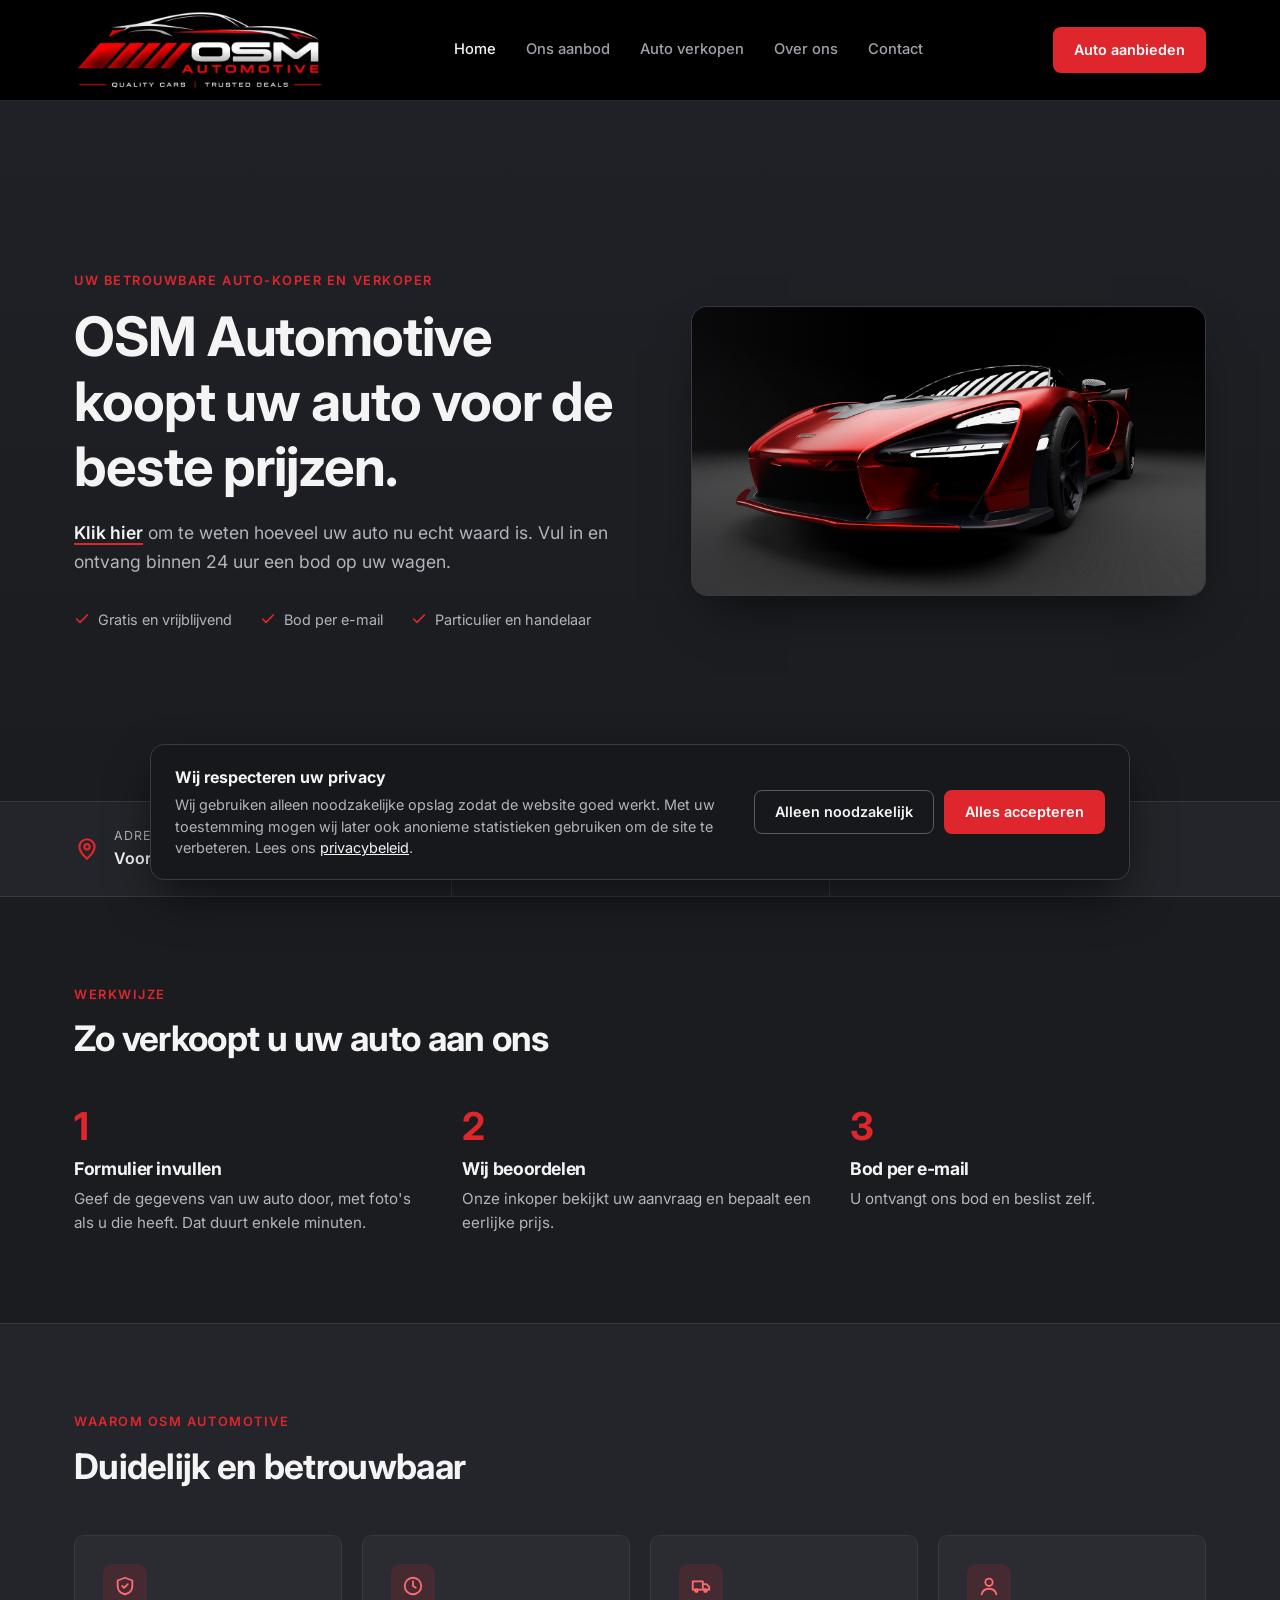
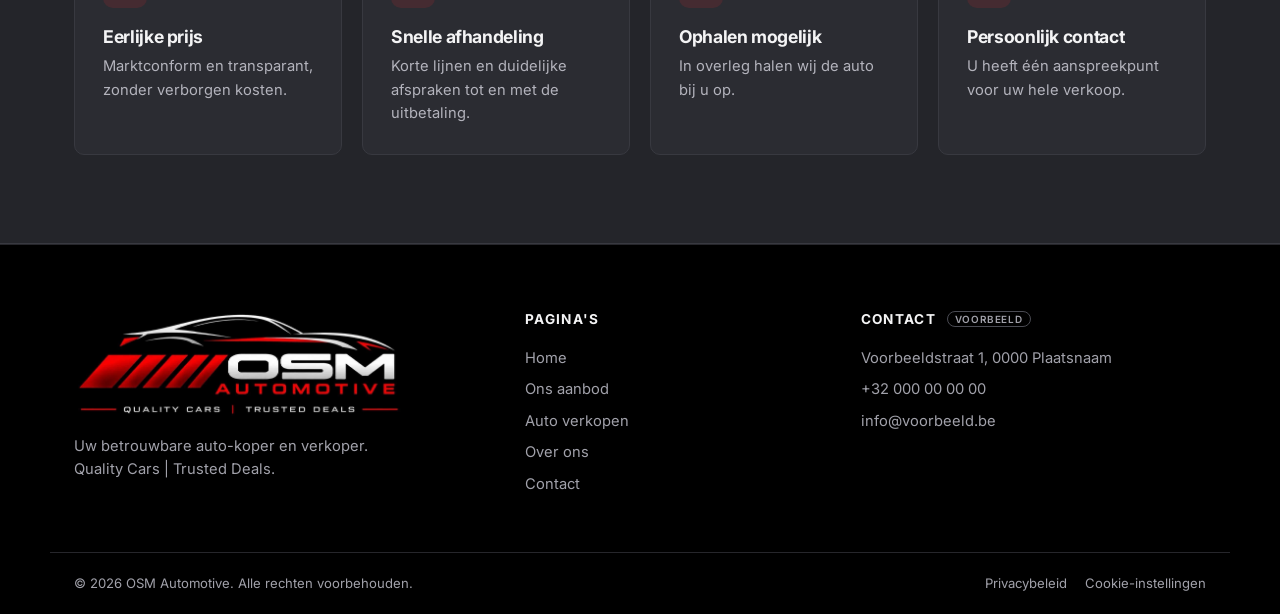
<file: index.html>
<!DOCTYPE html>
<html lang="nl">
<head>
<meta charset="UTF-8">
<meta name="viewport" content="width=device-width, initial-scale=1">
<title>OSM Automotive – Uw auto verkopen, eerlijk en zonder gedoe</title>
<meta name="description" content="OSM Automotive koopt auto's van particulieren en handelaren. Vul het formulier in en ontvang een eerlijk bod per e-mail.">
<link rel="preconnect" href="https://fonts.googleapis.com">
<link href="https://fonts.googleapis.com/css2?family=Inter:wght@400;500;600;700&display=swap" rel="stylesheet">
<link rel="stylesheet" href="styles.css">
</head>
<body>
<div id="site-header"></div>

<main>
<section class="hero">
  <div class="wrap">
    <div>
      <p class="eyebrow">Uw betrouwbare auto-koper en verkoper</p>
      <h1>OSM Automotive koopt uw auto voor de beste prijzen.</h1>
      <p class="lead"><a href="verkopen.html" class="lead-link">Klik hier</a> om te weten hoeveel uw auto nu echt waard is. Vul in en ontvang binnen 24 uur een bod op uw wagen.</p>
      <ul class="checks">
        <li><svg viewBox="0 0 24 24" fill="none" stroke="currentColor" stroke-width="2.5" stroke-linecap="round" stroke-linejoin="round"><path d="M20 6L9 17l-5-5"/></svg>Gratis en vrijblijvend</li>
        <li><svg viewBox="0 0 24 24" fill="none" stroke="currentColor" stroke-width="2.5" stroke-linecap="round" stroke-linejoin="round"><path d="M20 6L9 17l-5-5"/></svg>Bod per e-mail</li>
        <li><svg viewBox="0 0 24 24" fill="none" stroke="currentColor" stroke-width="2.5" stroke-linecap="round" stroke-linejoin="round"><path d="M20 6L9 17l-5-5"/></svg>Particulier en handelaar</li>
      </ul>
    </div>
    <div class="hero-art"><img src="hero-auto.jpg" alt="Sportieve rode auto" width="1600" height="900" fetchpriority="high"></div>
  </div>
</section>

<div class="strip">
  <div class="wrap">
    <div class="item"><svg viewBox="0 0 24 24" fill="none" stroke="currentColor" stroke-width="2" stroke-linecap="round" stroke-linejoin="round"><path d="M12 21s7-6.2 7-11a7 7 0 0 0-14 0c0 4.8 7 11 7 11z"/><circle cx="12" cy="10" r="2.5"/></svg><div><small>Adres</small><b id="sAdres"></b></div></div>
    <div class="item"><svg viewBox="0 0 24 24" fill="none" stroke="currentColor" stroke-width="2" stroke-linecap="round" stroke-linejoin="round"><rect x="3" y="5" width="18" height="14" rx="2"/><path d="M3 7l9 6 9-6"/></svg><div><small>E-mail</small><b id="sMail"></b></div></div>
    <div class="item"><svg viewBox="0 0 24 24" fill="none" stroke="currentColor" stroke-width="2" stroke-linecap="round" stroke-linejoin="round"><path d="M20 6L9 17l-5-5"/></svg><div><small>Uw bod</small><b>Per e-mail na beoordeling</b></div></div>
  </div>
</div>

<section id="werkwijze">
  <div class="wrap">
    <div class="sec-head">
      <p class="eyebrow">Werkwijze</p>
      <h2>Zo verkoopt u uw auto aan ons</h2>
    </div>
    <div class="steps">
      <div><div class="n">1</div><h3>Formulier invullen</h3><p>Geef de gegevens van uw auto door, met foto's als u die heeft. Dat duurt enkele minuten.</p></div>
      <div><div class="n">2</div><h3>Wij beoordelen</h3><p>Onze inkoper bekijkt uw aanvraag en bepaalt een eerlijke prijs.</p></div>
      <div><div class="n">3</div><h3>Bod per e-mail</h3><p>U ontvangt ons bod en beslist zelf.</p></div>
    </div>
  </div>
</section>

<section class="alt">
  <div class="wrap">
    <div class="sec-head">
      <p class="eyebrow">Waarom OSM Automotive</p>
      <h2>Duidelijk en betrouwbaar</h2>
    </div>
    <div class="grid g4">
      <div class="card"><div class="ico"><svg viewBox="0 0 24 24" fill="none" stroke="currentColor" stroke-width="2" stroke-linecap="round" stroke-linejoin="round"><path d="M12 3l8 3v6c0 5-3.5 8-8 9-4.5-1-8-4-8-9V6z"/><path d="M9 12l2 2 4-4"/></svg></div><h3>Eerlijke prijs</h3><p>Marktconform en transparant, zonder verborgen kosten.</p></div>
      <div class="card"><div class="ico"><svg viewBox="0 0 24 24" fill="none" stroke="currentColor" stroke-width="2" stroke-linecap="round" stroke-linejoin="round"><circle cx="12" cy="12" r="9"/><path d="M12 7v5l3 2"/></svg></div><h3>Snelle afhandeling</h3><p>Korte lijnen en duidelijke afspraken tot en met de uitbetaling.</p></div>
      <div class="card"><div class="ico"><svg viewBox="0 0 24 24" fill="none" stroke="currentColor" stroke-width="2" stroke-linecap="round" stroke-linejoin="round"><path d="M3 7h11v9H3zM14 10h4l3 3v3h-7"/><circle cx="7" cy="17" r="1.5"/><circle cx="17" cy="17" r="1.5"/></svg></div><h3>Ophalen mogelijk</h3><p>In overleg halen wij de auto bij u op.</p></div>
      <div class="card"><div class="ico"><svg viewBox="0 0 24 24" fill="none" stroke="currentColor" stroke-width="2" stroke-linecap="round" stroke-linejoin="round"><circle cx="12" cy="8" r="4"/><path d="M4 21c1-4 4-6 8-6s7 2 8 6"/></svg></div><h3>Persoonlijk contact</h3><p>U heeft één aanspreekpunt voor uw hele verkoop.</p></div>
    </div>
  </div>
</section>

</main>

<div id="site-footer"></div>
<script src="common.js"></script>
<script>
document.getElementById('sAdres').textContent = CONTACT.adres;
document.getElementById('sMail').textContent = CONTACT.mail;
</script>
</body>
</html>
</file>
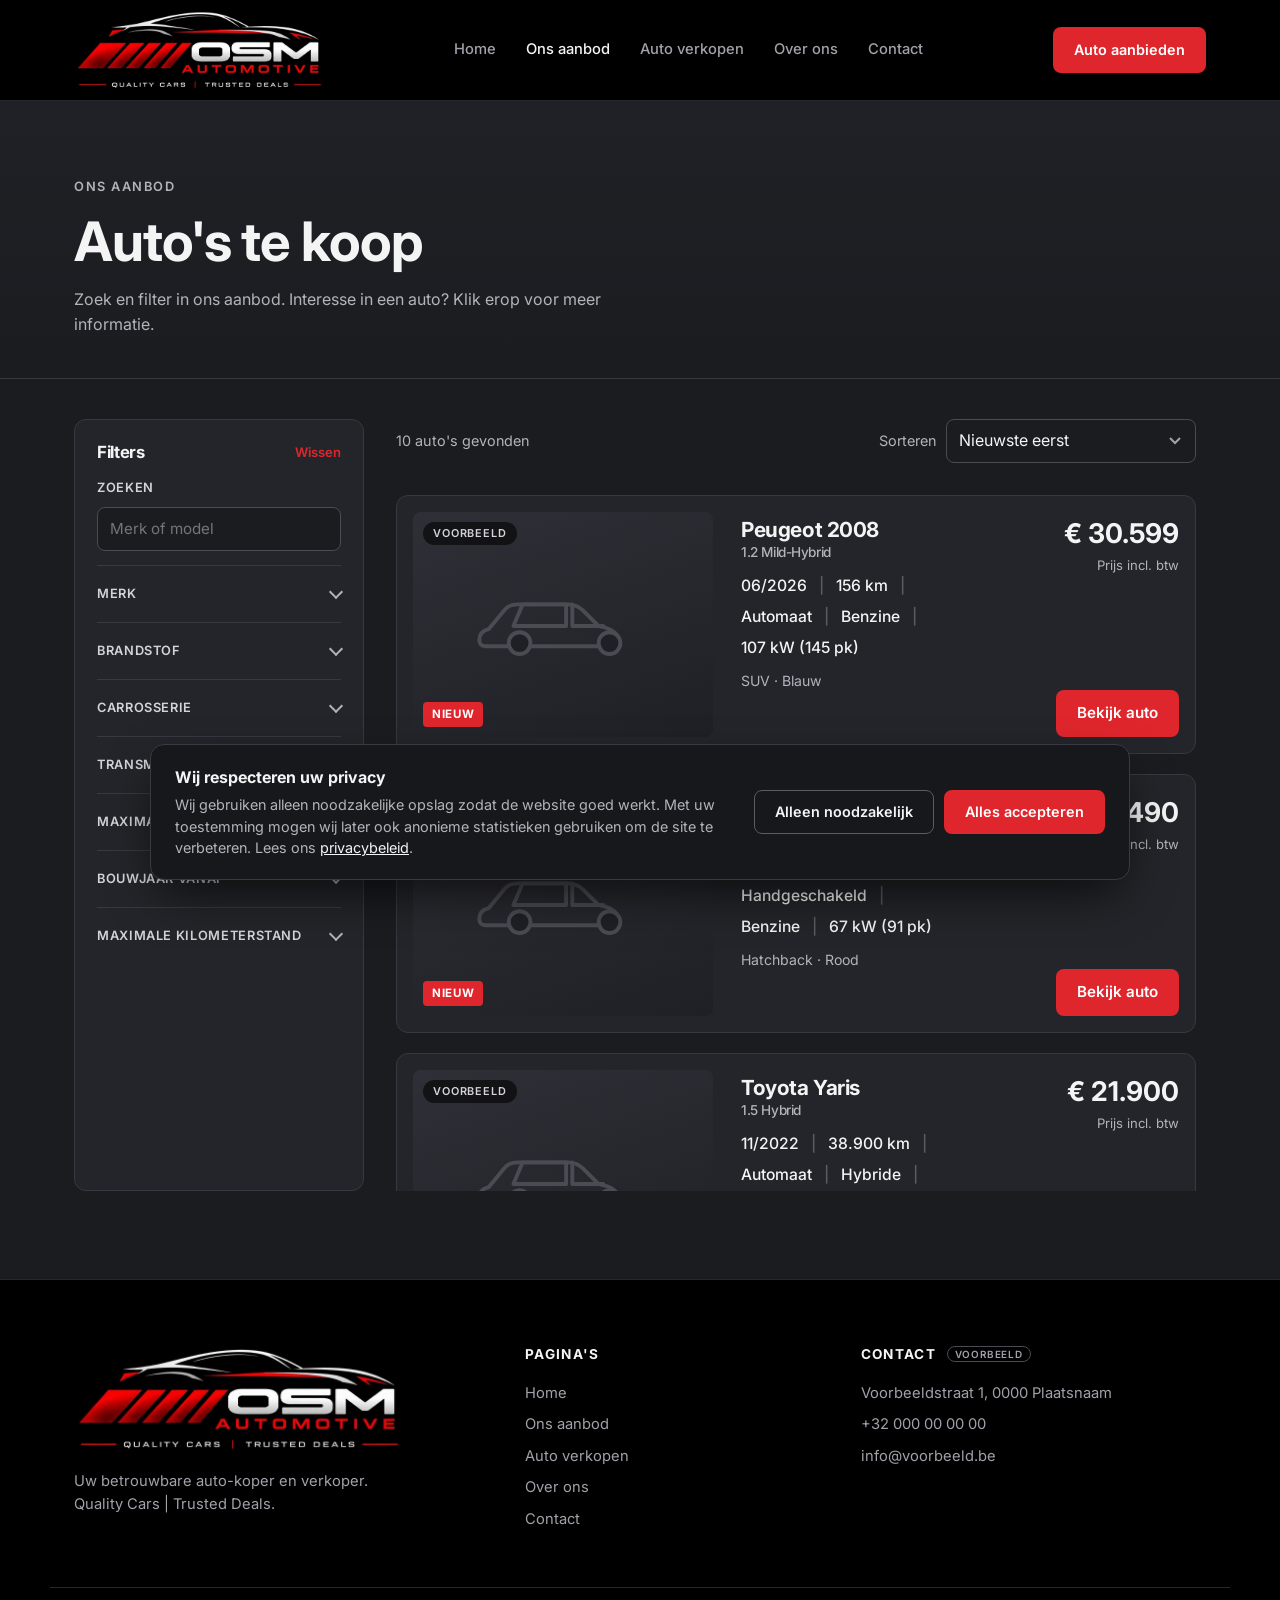
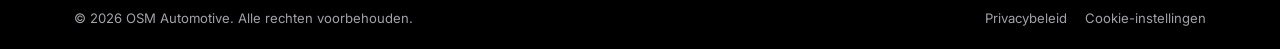
<file: aanbod.html>
<!DOCTYPE html>
<html lang="nl">
<head>
<meta charset="UTF-8">
<meta name="viewport" content="width=device-width, initial-scale=1">
<title>Ons aanbod – OSM Automotive</title>
<meta name="description" content="Bekijk en filter de auto's die OSM Automotive te koop aanbiedt.">
<link rel="preconnect" href="https://fonts.googleapis.com">
<link href="https://fonts.googleapis.com/css2?family=Inter:wght@400;500;600;700&display=swap" rel="stylesheet">
<link rel="stylesheet" href="styles.css">
</head>
<body>
<div id="site-header"></div>
<main>
<div class="page-head"><div class="wrap">
  <p class="eyebrow">Ons aanbod</p>
  <h1>Auto's te koop</h1>
  <p>Zoek en filter in ons aanbod. Interesse in een auto? Klik erop voor meer informatie.</p>
</div></div>

<section style="padding-top:40px">
  <div class="wrap">
    <div class="shop">
      <aside class="fpanel" id="fpanel">
        <h2>Filters <button type="button" id="reset">Wissen</button></h2>
        <div class="fgroup" style="border-top:0;padding-top:0"><label for="q">Zoeken</label><input id="q" class="in" type="search" placeholder="Merk of model"></div>
        <div class="fgroup"><span class="lbl">Merk</span><div class="fchecks" id="fMerk"></div></div>
        <div class="fgroup"><span class="lbl">Brandstof</span><div class="fchecks" id="fBrandstof"></div></div>
        <div class="fgroup"><span class="lbl">Carrosserie</span><div class="fchecks" id="fType"></div></div>
        <div class="fgroup"><label for="fTrans">Transmissie</label><select id="fTrans" class="in"><option value="">Alle</option><option>Handgeschakeld</option><option>Automaat</option></select></div>
        <div class="fgroup"><label for="fPrijs">Maximale prijs</label><select id="fPrijs" class="in"><option value="">Geen maximum</option><option value="15000">€ 15.000</option><option value="20000">€ 20.000</option><option value="25000">€ 25.000</option><option value="30000">€ 30.000</option><option value="40000">€ 40.000</option></select></div>
        <div class="fgroup"><label for="fJaar">Bouwjaar vanaf</label><select id="fJaar" class="in"><option value="">Alle</option><option>2015</option><option>2018</option><option>2020</option><option>2022</option><option>2024</option></select></div>
        <div class="fgroup"><label for="fKm">Maximale kilometerstand</label><div class="range"><output id="kmOut">400.000+ km</output><input id="fKm" type="range" min="0" max="400000" step="5000" value="400000" aria-label="Maximale kilometerstand"><div class="ticks"><span>0 km</span><span>400K+</span></div></div></div>
      </aside>

      <div>
        <div class="toolbar">
          <div style="display:flex;align-items:center;gap:14px">
            <button type="button" class="btn btn-ghost ftoggle" id="ftoggle" style="min-height:42px;padding:8px 18px">Filters</button>
            <p class="count" id="count"></p>
          </div>
          <label class="sort">Sorteren
            <select id="sort" class="in">
              <option value="nieuw">Nieuwste eerst</option>
              <option value="prijsUp">Prijs: laag naar hoog</option>
              <option value="prijsDown">Prijs: hoog naar laag</option>
              <option value="kmUp">Kilometers: laag naar hoog</option>
              <option value="jaarDown">Bouwjaar: nieuw naar oud</option>
            </select>
          </label>
        </div>
        <div class="cars" id="cars"></div>
        <p class="preview-note" style="margin-top:28px">Voorbeeldaanbod: de auto's, prijzen en afbeeldingen op deze pagina zijn verzonnen en worden vervangen door uw echte aanbod.</p>
      </div>
    </div>
  </div>
</section>
</main>

<dialog class="detail" id="detail"></dialog>

<div id="site-footer"></div>
<script src="common.js"></script>
<script>
// Voeg hier uw eigen auto's toe. Foto toevoegen: zet het bestand in de map en vul 'foto' in (bijv. 'auto1.jpg').
// 'badge' is optioneel (bijv. 'Nieuw', 'Gereserveerd'). Verwijder 'voorbeeld: true' bij echte auto's.
const AUTOS = [
  { id: 1, merk: 'Peugeot', model: '2008', versie: '1.2 Mild-Hybrid', jaar: 2026, maand: '06', km: 156, trans: 'Automaat', brandstof: 'Benzine', kw: 107, pk: 145, prijs: 30599, type: 'SUV', kleur: 'Blauw', badge: 'Nieuw', voorbeeld: true },
  { id: 2, merk: 'Volkswagen', model: 'Golf', versie: '1.5 TSI Life', jaar: 2021, maand: '03', km: 62400, trans: 'Handgeschakeld', brandstof: 'Benzine', kw: 96, pk: 130, prijs: 19950, type: 'Hatchback', kleur: 'Grijs', voorbeeld: true },
  { id: 3, merk: 'BMW', model: '3 Reeks', versie: '318d Touring', jaar: 2019, maand: '09', km: 118000, trans: 'Automaat', brandstof: 'Diesel', kw: 110, pk: 150, prijs: 22500, type: 'Break', kleur: 'Zwart', voorbeeld: true },
  { id: 4, merk: 'Toyota', model: 'Yaris', versie: '1.5 Hybrid', jaar: 2022, maand: '11', km: 38900, trans: 'Automaat', brandstof: 'Hybride', kw: 85, pk: 116, prijs: 21900, type: 'Hatchback', kleur: 'Wit', badge: 'Gereserveerd', voorbeeld: true },
  { id: 5, merk: 'Audi', model: 'Q3', versie: '35 TFSI S line', jaar: 2020, maand: '05', km: 74300, trans: 'Automaat', brandstof: 'Benzine', kw: 110, pk: 150, prijs: 27800, type: 'SUV', kleur: 'Zilver', voorbeeld: true },
  { id: 6, merk: 'Renault', model: 'Clio', versie: 'TCe 90 Evolution', jaar: 2023, maand: '02', km: 21500, trans: 'Handgeschakeld', brandstof: 'Benzine', kw: 67, pk: 91, prijs: 16490, type: 'Hatchback', kleur: 'Rood', badge: 'Nieuw', voorbeeld: true },
  { id: 7, merk: 'Volvo', model: 'V60', versie: 'B4 Momentum', jaar: 2021, maand: '10', km: 89700, trans: 'Automaat', brandstof: 'Diesel', kw: 145, pk: 197, prijs: 29900, type: 'Break', kleur: 'Grijs', voorbeeld: true },
  { id: 8, merk: 'Hyundai', model: 'Tucson', versie: '1.6 T-GDI PHEV', jaar: 2022, maand: '07', km: 45200, trans: 'Automaat', brandstof: 'Plug-in hybride', kw: 132, pk: 180, prijs: 33750, type: 'SUV', kleur: 'Wit', voorbeeld: true },
  { id: 9, merk: 'Ford', model: 'Fiesta', versie: '1.0 EcoBoost Titanium', jaar: 2018, maand: '04', km: 91800, trans: 'Handgeschakeld', brandstof: 'Benzine', kw: 74, pk: 100, prijs: 11950, type: 'Hatchback', kleur: 'Blauw', voorbeeld: true },
  { id: 10, merk: 'Mercedes-Benz', model: 'C-Klasse', versie: 'C 220 d Avantgarde', jaar: 2020, maand: '01', km: 103500, trans: 'Automaat', brandstof: 'Diesel', kw: 143, pk: 194, prijs: 31500, type: 'Sedan', kleur: 'Zwart', voorbeeld: true },
];

const $ = s => document.querySelector(s);
const eur = n => '€ ' + n.toLocaleString('nl-BE');
const km = n => n.toLocaleString('nl-BE') + ' km';
const carSvg = '<svg viewBox="0 0 120 60" fill="none" stroke="currentColor" stroke-width="2.5" stroke-linecap="round" stroke-linejoin="round"><path d="M6 40c0-4 2-6 6-7l10-12c2-3 5-4 9-4h32c4 0 7 1 10 4l10 10c6 1 10 3 12 6 1 2 1 5 0 7H10c-3 0-4-2-4-4z"/><circle cx="32" cy="42" r="7" fill="#1f2025"/><circle cx="90" cy="42" r="7" fill="#1f2025"/><path d="M34 17l-6 14h34V17zM66 17v14h20"/></svg>';
const st = { merk: new Set(), brandstof: new Set(), type: new Set() };

// filter-checkboxen opbouwen
function buildChecks(el, key) {
  const counts = {};
  AUTOS.forEach(a => counts[a[key]] = (counts[a[key]] || 0) + 1);
  el.innerHTML = Object.keys(counts).sort().map(v => `<label><input type="checkbox" value="${v}"> ${v} <em>${counts[v]}</em></label>`).join('');
  el.addEventListener('change', e => { e.target.checked ? st[key === 'merk' ? 'merk' : key].add(e.target.value) : st[key].delete(e.target.value); render(); });
}
buildChecks($('#fMerk'), 'merk'); buildChecks($('#fBrandstof'), 'brandstof'); buildChecks($('#fType'), 'type');

function filtered() {
  const q = $('#q').value.trim().toLowerCase(), trans = $('#fTrans').value, pr = +$('#fPrijs').value, jr = +$('#fJaar').value, kmv = +$('#fKm').value, mk = kmv < 400000 ? kmv : null;
  let l = AUTOS.filter(a =>
    (!q || `${a.merk} ${a.model} ${a.versie}`.toLowerCase().includes(q)) &&
    (!st.merk.size || st.merk.has(a.merk)) && (!st.brandstof.size || st.brandstof.has(a.brandstof)) && (!st.type.size || st.type.has(a.type)) &&
    (!trans || a.trans === trans) && (!pr || a.prijs <= pr) && (!jr || a.jaar >= jr) && (mk === null || a.km <= mk));
  const s = $('#sort').value;
  const by = { nieuw: (a, b) => (b.jaar * 100 + +b.maand) - (a.jaar * 100 + +a.maand), prijsUp: (a, b) => a.prijs - b.prijs, prijsDown: (a, b) => b.prijs - a.prijs, kmUp: (a, b) => a.km - b.km, jaarDown: (a, b) => b.jaar - a.jaar };
  return l.sort(by[s]);
}

function render() {
  const l = filtered();
  $('#count').textContent = l.length + (l.length === 1 ? ' auto gevonden' : " auto's gevonden");
  const c = $('#cars');
  c.innerHTML =!l.length ? `<p class="empty">Geen auto's gevonden met deze filters. <a href="#" data-reset style="color:var(--red);font-weight:600">Filters wissen</a></p>` : l.map(a => `
    <article class="car" data-id="${a.id}" tabindex="0" role="button" aria-label="Bekijk ${a.merk} ${a.model}">
      <div class="pic">
        ${a.foto ? `<img src="${a.foto}" alt="${a.merk} ${a.model}" loading="lazy">` : carSvg}
        ${a.voorbeeld ? '<span class="tag">Voorbeeld</span>' : ''}
        ${a.badge ? `<span class="badge">${a.badge}</span>` : ''}
      </div>
      <div>
        <h3>${a.merk} ${a.model}<small>${a.versie}</small></h3>
        <div class="specs"><span>${a.maand}/${a.jaar}</span><span>${km(a.km)}</span><span>${a.trans}</span><span>${a.brandstof}</span><span>${a.kw} kW (${a.pk} pk)</span></div>
        <p class="sub">${a.type} · ${a.kleur}</p>
      </div>
      <div class="buy">
        <div class="price">${eur(a.prijs)}<small>Prijs incl. btw</small></div>
        <span class="btn btn-primary">Bekijk auto</span>
      </div>
    </article>`).join('');
}

// filtergroepen inklapbaar maken (alles dicht, behalve het zoekveld)
document.querySelectorAll('.fgroup').forEach((g, i) => {
  if (i === 0) return;
  const lab = g.querySelector(':scope > label, :scope > .lbl');
  const body = document.createElement('div'); body.className = 'fbody';
  [...g.children].filter(c => c !== lab).forEach(c => body.appendChild(c));
  const head = document.createElement('button');
  head.type = 'button'; head.className = 'fhead'; head.setAttribute('aria-expanded', 'false');
  head.innerHTML = `<span>${lab.textContent}</span><span class="sp"></span>`;
  lab.remove(); g.append(head, body);
  head.addEventListener('click', () => head.setAttribute('aria-expanded', g.classList.toggle('open')));
});
function markActive() {
  document.querySelectorAll('.fgroup').forEach(g => {
    const h = g.querySelector('.fhead'); if (!h) return;
    const on = [...g.querySelectorAll('input[type=checkbox]')].some(c => c.checked) || [...g.querySelectorAll('select')].some(s => s.value) || [...g.querySelectorAll('input[type=range]')].some(r => +r.value < +r.max);
    h.classList.toggle('active', on);
  });
}
document.getElementById('fpanel').addEventListener('input', markActive);
document.getElementById('fpanel').addEventListener('change', markActive);

function reset() {
  $('#q').value = ''; ['#fTrans', '#fPrijs', '#fJaar'].forEach(s => $(s).value = '');
  $('#fKm').value = 400000; kmLabel();
  Object.values(st).forEach(x => x.clear()); document.querySelectorAll('.fchecks input').forEach(c => c.checked = false);
  markActive(); render();
}
['#q', '#fTrans', '#fPrijs', '#fJaar', '#fKm', '#sort'].forEach(s => $(s).addEventListener('input', render));
function kmLabel() { const v = +$('#fKm').value; $('#kmOut').textContent = v >= 400000 ? '400.000+ km' : 'Tot ' + v.toLocaleString('nl-BE') + ' km'; }
$('#fKm').addEventListener('input', kmLabel);
$('#reset').addEventListener('click', reset);
$('#cars').addEventListener('click', e => { if (e.target.closest('[data-reset]')) { e.preventDefault(); reset(); } });
$('#ftoggle').addEventListener('click', () => $('#fpanel').classList.toggle('open'));

// detailvenster
const dlg = $('#detail');
function open(id) {
  const a = AUTOS.find(x => x.id === id);
  dlg.innerHTML = `
    <button class="close" aria-label="Sluiten" type="button">×</button>
    <div class="dgrid">
      <div class="dpic">${a.foto ? `<img src="${a.foto}" alt="${a.merk} ${a.model}">` : carSvg}</div>
      <div class="dinfo">
        <h2>${a.merk} ${a.model}</h2>
        <p style="color:var(--mute)">${a.versie}</p>
        <div class="dprice">${eur(a.prijs)}<small style="display:block;font-size:.8rem;color:var(--mute);font-weight:400">Prijs incl. btw</small></div>
        <dl>
          <dt>Bouwjaar</dt><dd>${a.maand}/${a.jaar}</dd>
          <dt>Kilometerstand</dt><dd>${km(a.km)}</dd>
          <dt>Brandstof</dt><dd>${a.brandstof}</dd>
          <dt>Transmissie</dt><dd>${a.trans}</dd>
          <dt>Vermogen</dt><dd>${a.kw} kW (${a.pk} pk)</dd>
          <dt>Carrosserie</dt><dd>${a.type}</dd>
          <dt>Kleur</dt><dd>${a.kleur}</dd>
        </dl>
        <div class="dbtns">
          <a class="btn btn-primary" href="contact.html?auto=${encodeURIComponent(a.merk + ' ' + a.model + ' ' + a.versie)}">Interesse? Neem contact op</a>
          <button class="btn btn-ghost" type="button" data-close>Terug naar het aanbod</button>
        </div>
      </div>
    </div>`;
  dlg.showModal();
}
$('#cars').addEventListener('click', e => { const c = e.target.closest('.car'); if (c) open(+c.dataset.id); });
$('#cars').addEventListener('keydown', e => { if ((e.key === 'Enter' || e.key === ' ') && e.target.classList.contains('car')) { e.preventDefault(); open(+e.target.dataset.id); } });
dlg.addEventListener('click', e => { if (e.target === dlg || e.target.closest('.close') || e.target.hasAttribute('data-close')) dlg.close(); });
render();
</script>
</body>
</html>
</file>
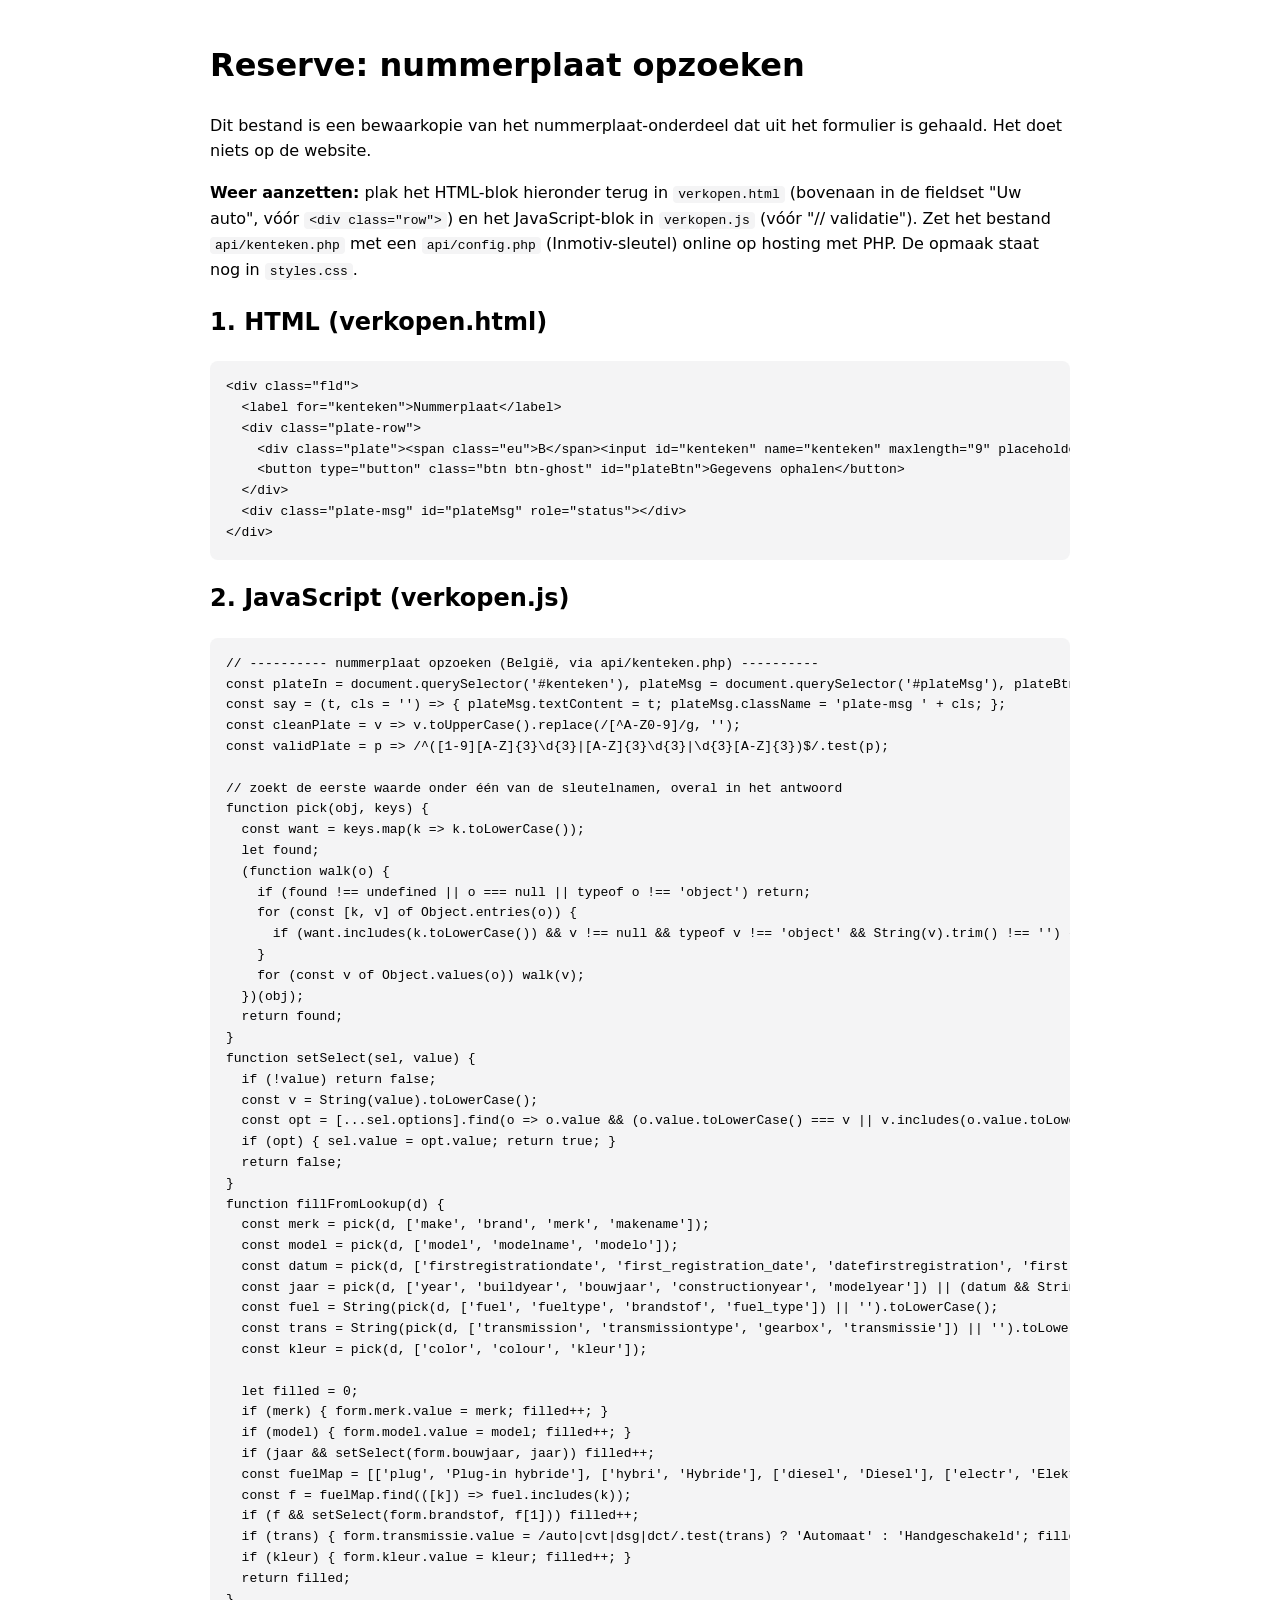
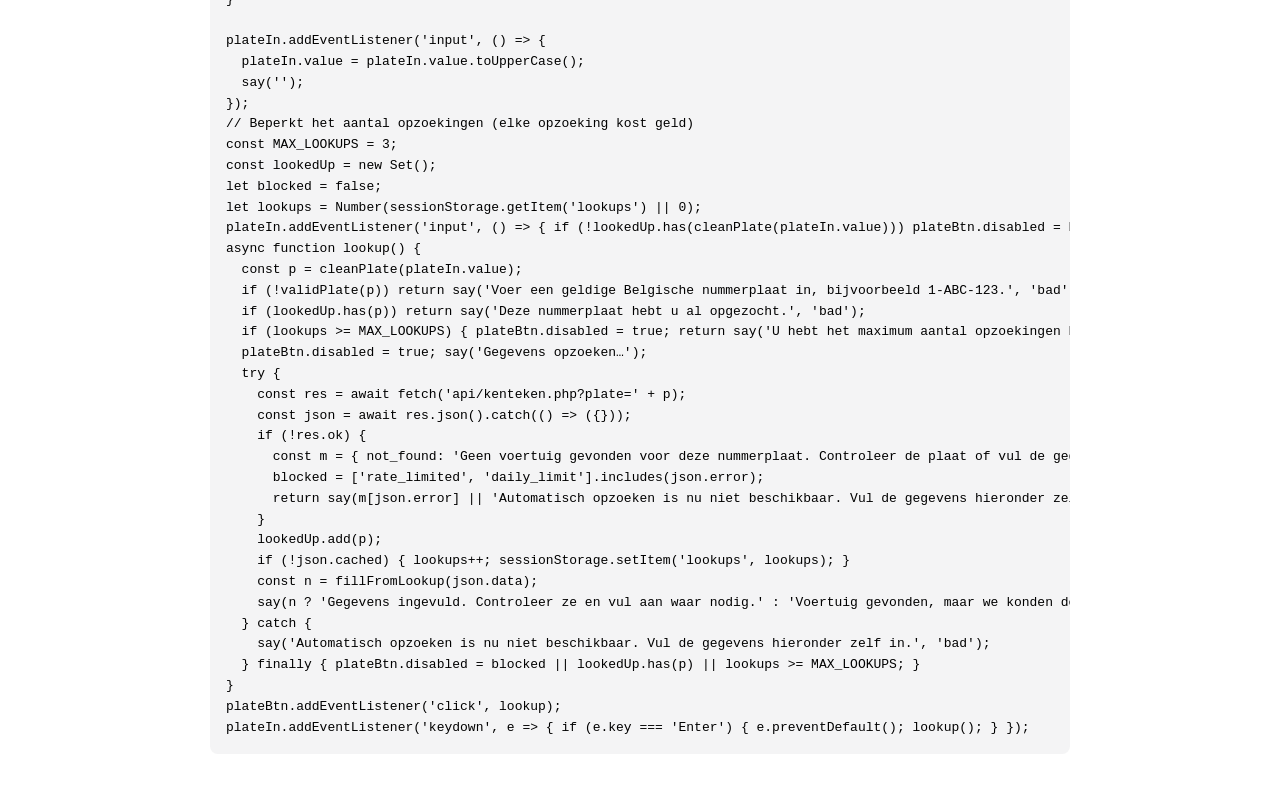
<file: backup-nummerplaat-opzoeken.html>
<!DOCTYPE html>
<html lang="nl">
<head>
<meta charset="UTF-8">
<title>Reserve: nummerplaat opzoeken</title>
<meta name="robots" content="noindex">
<style>body{font-family:system-ui,sans-serif;max-width:860px;margin:40px auto;padding:0 20px;line-height:1.6}pre{background:#f4f4f5;padding:16px;border-radius:8px;overflow:auto;font-size:13px}code{background:#f4f4f5;padding:1px 5px;border-radius:4px}</style>
</head>
<body>
<h1>Reserve: nummerplaat opzoeken</h1>
<p>Dit bestand is een bewaarkopie van het nummerplaat-onderdeel dat uit het formulier is gehaald. Het doet niets op de website.</p>
<p><strong>Weer aanzetten:</strong> plak het HTML-blok hieronder terug in <code>verkopen.html</code> (bovenaan in de fieldset "Uw auto", vóór <code>&lt;div class="row"&gt;</code>) en het JavaScript-blok in <code>verkopen.js</code> (vóór "// validatie"). Zet het bestand <code>api/kenteken.php</code> met een <code>api/config.php</code> (Inmotiv-sleutel) online op hosting met PHP. De opmaak staat nog in <code>styles.css</code>.</p>

<h2>1. HTML (verkopen.html)</h2>
<pre>&lt;div class="fld"&gt;
  &lt;label for="kenteken"&gt;Nummerplaat&lt;/label&gt;
  &lt;div class="plate-row"&gt;
    &lt;div class="plate"&gt;&lt;span class="eu"&gt;B&lt;/span&gt;&lt;input id="kenteken" name="kenteken" maxlength="9" placeholder="1-ABC-123" autocapitalize="characters" autocomplete="off" spellcheck="false" inputmode="text"&gt;&lt;/div&gt;
    &lt;button type="button" class="btn btn-ghost" id="plateBtn"&gt;Gegevens ophalen&lt;/button&gt;
  &lt;/div&gt;
  &lt;div class="plate-msg" id="plateMsg" role="status"&gt;&lt;/div&gt;
&lt;/div&gt;</pre>

<h2>2. JavaScript (verkopen.js)</h2>
<pre>// ---------- nummerplaat opzoeken (België, via api/kenteken.php) ----------
const plateIn = document.querySelector('#kenteken'), plateMsg = document.querySelector('#plateMsg'), plateBtn = document.querySelector('#plateBtn');
const say = (t, cls = '') =&gt; { plateMsg.textContent = t; plateMsg.className = 'plate-msg ' + cls; };
const cleanPlate = v =&gt; v.toUpperCase().replace(/[^A-Z0-9]/g, '');
const validPlate = p =&gt; /^([1-9][A-Z]{3}\d{3}|[A-Z]{3}\d{3}|\d{3}[A-Z]{3})$/.test(p);

// zoekt de eerste waarde onder één van de sleutelnamen, overal in het antwoord
function pick(obj, keys) {
  const want = keys.map(k =&gt; k.toLowerCase());
  let found;
  (function walk(o) {
    if (found !== undefined || o === null || typeof o !== 'object') return;
    for (const [k, v] of Object.entries(o)) {
      if (want.includes(k.toLowerCase()) &amp;&amp; v !== null &amp;&amp; typeof v !== 'object' &amp;&amp; String(v).trim() !== '') { found = v; return; }
    }
    for (const v of Object.values(o)) walk(v);
  })(obj);
  return found;
}
function setSelect(sel, value) {
  if (!value) return false;
  const v = String(value).toLowerCase();
  const opt = [...sel.options].find(o =&gt; o.value &amp;&amp; (o.value.toLowerCase() === v || v.includes(o.value.toLowerCase())));
  if (opt) { sel.value = opt.value; return true; }
  return false;
}
function fillFromLookup(d) {
  const merk = pick(d, ['make', 'brand', 'merk', 'makename']);
  const model = pick(d, ['model', 'modelname', 'modelo']);
  const datum = pick(d, ['firstregistrationdate', 'first_registration_date', 'datefirstregistration', 'firstregistration', 'eersteinschrijving', 'registrationdate']);
  const jaar = pick(d, ['year', 'buildyear', 'bouwjaar', 'constructionyear', 'modelyear']) || (datum &amp;&amp; String(datum).match(/(19|20)\d{2}/)?.[0]);
  const fuel = String(pick(d, ['fuel', 'fueltype', 'brandstof', 'fuel_type']) || '').toLowerCase();
  const trans = String(pick(d, ['transmission', 'transmissiontype', 'gearbox', 'transmissie']) || '').toLowerCase();
  const kleur = pick(d, ['color', 'colour', 'kleur']);

  let filled = 0;
  if (merk) { form.merk.value = merk; filled++; }
  if (model) { form.model.value = model; filled++; }
  if (jaar &amp;&amp; setSelect(form.bouwjaar, jaar)) filled++;
  const fuelMap = [['plug', 'Plug-in hybride'], ['hybri', 'Hybride'], ['diesel', 'Diesel'], ['electr', 'Elektrisch'], ['elektr', 'Elektrisch'], ['lpg', 'LPG / CNG'], ['cng', 'LPG / CNG'], ['gasol', 'Benzine'], ['petrol', 'Benzine'], ['benz', 'Benzine']];
  const f = fuelMap.find(([k]) =&gt; fuel.includes(k));
  if (f &amp;&amp; setSelect(form.brandstof, f[1])) filled++;
  if (trans) { form.transmissie.value = /auto|cvt|dsg|dct/.test(trans) ? 'Automaat' : 'Handgeschakeld'; filled++; }
  if (kleur) { form.kleur.value = kleur; filled++; }
  return filled;
}

plateIn.addEventListener('input', () =&gt; {
  plateIn.value = plateIn.value.toUpperCase();
  say('');
});
// Beperkt het aantal opzoekingen (elke opzoeking kost geld)
const MAX_LOOKUPS = 3;
const lookedUp = new Set();
let blocked = false;
let lookups = Number(sessionStorage.getItem('lookups') || 0);
plateIn.addEventListener('input', () =&gt; { if (!lookedUp.has(cleanPlate(plateIn.value))) plateBtn.disabled = blocked || lookups &gt;= MAX_LOOKUPS; });
async function lookup() {
  const p = cleanPlate(plateIn.value);
  if (!validPlate(p)) return say('Voer een geldige Belgische nummerplaat in, bijvoorbeeld 1-ABC-123.', 'bad');
  if (lookedUp.has(p)) return say('Deze nummerplaat hebt u al opgezocht.', 'bad');
  if (lookups &gt;= MAX_LOOKUPS) { plateBtn.disabled = true; return say('U hebt het maximum aantal opzoekingen bereikt. Vul de gegevens zelf in.', 'bad'); }
  plateBtn.disabled = true; say('Gegevens opzoeken…');
  try {
    const res = await fetch('api/kenteken.php?plate=' + p);
    const json = await res.json().catch(() =&gt; ({}));
    if (!res.ok) {
      const m = { not_found: 'Geen voertuig gevonden voor deze nummerplaat. Controleer de plaat of vul de gegevens zelf in.', rate_limited: 'U hebt het maximum aantal opzoekingen bereikt. Vul de gegevens zelf in.', daily_limit: 'Automatisch opzoeken is vandaag niet meer beschikbaar. Vul de gegevens zelf in.', invalid_plate: 'Ongeldige nummerplaat.' };
      blocked = ['rate_limited', 'daily_limit'].includes(json.error);
      return say(m[json.error] || 'Automatisch opzoeken is nu niet beschikbaar. Vul de gegevens hieronder zelf in.', 'bad');
    }
    lookedUp.add(p);
    if (!json.cached) { lookups++; sessionStorage.setItem('lookups', lookups); }
    const n = fillFromLookup(json.data);
    say(n ? 'Gegevens ingevuld. Controleer ze en vul aan waar nodig.' : 'Voertuig gevonden, maar we konden de velden niet invullen. Vul ze zelf in.', n ? 'ok' : 'bad');
  } catch {
    say('Automatisch opzoeken is nu niet beschikbaar. Vul de gegevens hieronder zelf in.', 'bad');
  } finally { plateBtn.disabled = blocked || lookedUp.has(p) || lookups &gt;= MAX_LOOKUPS; }
}
plateBtn.addEventListener('click', lookup);
plateIn.addEventListener('keydown', e =&gt; { if (e.key === 'Enter') { e.preventDefault(); lookup(); } });</pre>
</body>
</html>
</file>
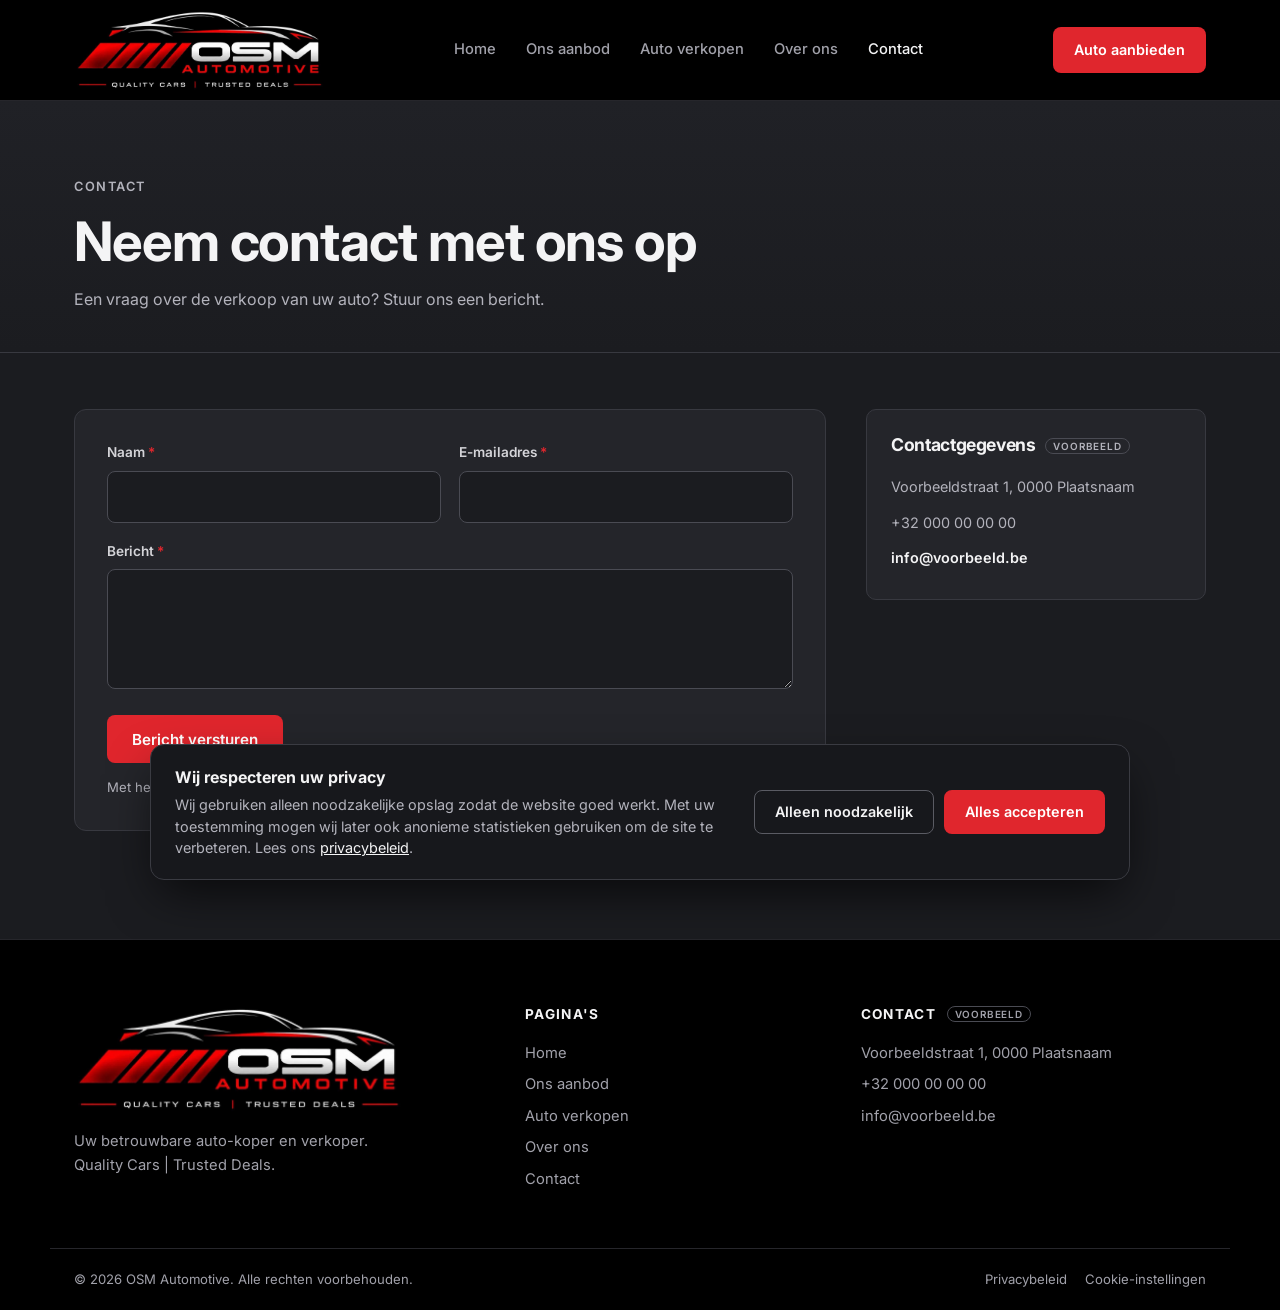
<file: contact.html>
<!DOCTYPE html>
<html lang="nl">
<head>
<meta charset="UTF-8">
<meta name="viewport" content="width=device-width, initial-scale=1">
<title>Contact – OSM Automotive</title>
<meta name="description" content="Neem contact op met OSM Automotive.">
<link rel="preconnect" href="https://fonts.googleapis.com">
<link href="https://fonts.googleapis.com/css2?family=Inter:wght@400;500;600;700&display=swap" rel="stylesheet">
<link rel="stylesheet" href="styles.css">
</head>
<body>
<div id="site-header"></div>
<main>
<div class="page-head"><div class="wrap">
  <p class="eyebrow">Contact</p>
  <h1>Neem contact met ons op</h1>
  <p>Een vraag over de verkoop van uw auto? Stuur ons een bericht.</p>
</div></div>

<div class="wrap form-layout">
  <div>
    <form id="cform" class="fs" novalidate>
      <div class="row">
        <div class="fld"><label for="cnaam">Naam <i>*</i></label><input id="cnaam" name="naam" class="in" autocomplete="name" required><div class="msg-err">Vul uw naam in.</div></div>
        <div class="fld"><label for="cemail">E-mailadres <i>*</i></label><input id="cemail" name="email" type="email" class="in" autocomplete="email" required><div class="msg-err">Vul een geldig e-mailadres in.</div></div>
      </div>
      <div class="fld"><label for="cbericht">Bericht <i>*</i></label><textarea id="cbericht" name="bericht" class="in" required></textarea><div class="msg-err">Schrijf een bericht.</div></div>
      <div class="hp" aria-hidden="true"><label>Laat leeg <input name="website" tabindex="-1" autocomplete="off"></label></div>
      <button type="submit" class="btn btn-primary" id="csend">Bericht versturen</button>
      <p style="color:var(--mute);font-size:.82rem;margin-top:14px">Met het versturen ga je akkoord met ons <a href="privacy.html" style="color:var(--text);text-decoration:underline">privacybeleid</a>.</p>
      <p id="cdone" class="plate-msg ok" style="display:none;margin-top:16px">Bedankt voor uw bericht. Wij lezen het en antwoorden per e-mail.</p>
    </form>
  </div>
  <aside class="side">
    <div class="card">
      <h3>Contactgegevens <span class="ph">Voorbeeld</span></h3>
      <ul id="cinfo"></ul>
    </div>
  </aside>
</div>
</main>
<div id="site-footer"></div>
<script src="common.js"></script>
<script>
document.getElementById('cinfo').innerHTML = `<li>${CONTACT.adres}</li><li>${CONTACT.tel}</li><li><a href="mailto:${CONTACT.mail}">${CONTACT.mail}</a></li>`;
const f = document.getElementById('cform');
const gekozen = new URLSearchParams(location.search).get('auto');
if (gekozen) f.bericht.value = 'Ik heb interesse in de ' + gekozen + '. ';
function ck(el) {
  const bad = el.type === 'email' ? !/^\S+@\S+\.\S+$/.test(el.value.trim()) : !el.value.trim();
  el.closest('.fld').classList.toggle('bad', bad);
  return !bad;
}
f.querySelectorAll('[required]').forEach(el => el.addEventListener('input', () => el.closest('.fld').classList.contains('bad') && ck(el)));
f.addEventListener('submit', e => {
  e.preventDefault();
  if (f.website.value) return;
  let ok = true;
  f.querySelectorAll('[required]').forEach(el => { if (!ck(el)) ok = false; });
  if (!ok) return;
  const b = document.getElementById('csend');
  if (b.disabled) return;
  b.disabled = true; b.textContent = 'Bezig met versturen…';
  // TODO e-mail: hier later het versturen koppelen. Nu wordt er nog niets verstuurd.
  console.log('Contactbericht (nog niet verstuurd):', Object.fromEntries(new FormData(f)));
  setTimeout(() => {
    f.reset();
    b.disabled = false; b.textContent = 'Bericht versturen';
    const d = document.getElementById('cdone'); d.style.display = 'block'; d.focus?.();
  }, 500);
});
</script>
</body>
</html>
</file>
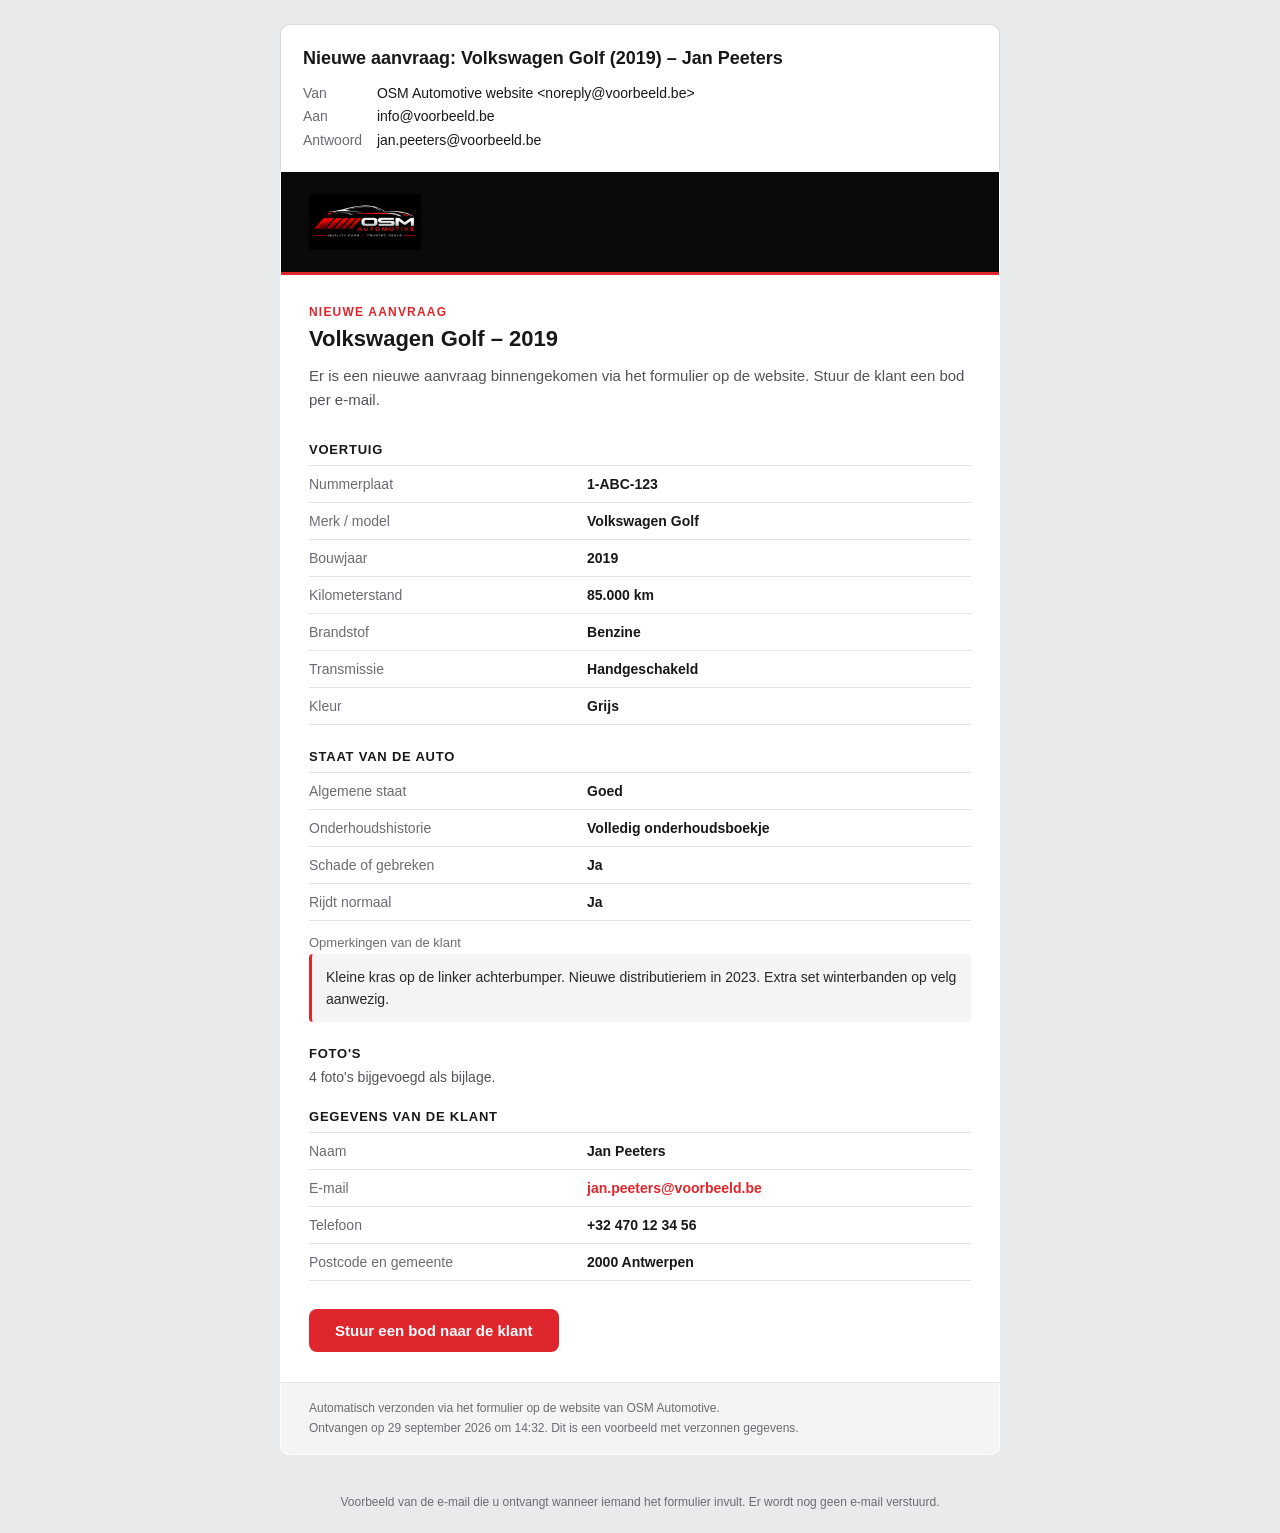
<file: email-preview.html>
<!DOCTYPE html>
<html lang="nl">
<head>
<meta charset="UTF-8">
<meta name="viewport" content="width=device-width, initial-scale=1">
<title>E-mailvoorbeeld – Nieuwe aanvraag</title>
<style>
  body { margin: 0; background: #e9eaec; font-family: -apple-system, 'Segoe UI', Roboto, Arial, sans-serif; color: #18181b; }
  .client { max-width: 720px; margin: 24px auto 0; padding: 0 16px; }
  .meta { background: #fff; border: 1px solid #d8d9dd; border-bottom: 0; border-radius: 10px 10px 0 0; padding: 18px 22px; font-size: 14px; line-height: 1.7; }
  .meta b { display: inline-block; width: 70px; color: #6b6b74; font-weight: 500; }
  .meta .subj { font-size: 18px; font-weight: 600; margin-bottom: 8px; }
  .note { max-width: 720px; margin: 12px auto 24px; padding: 0 16px; font-size: 12px; color: #6b6b74; text-align: center; }
  .mail { max-width: 720px; margin: 0 auto 40px; padding: 0 16px; }
  table { border-collapse: collapse; }
</style>
</head>
<body>
<div class="client">
  <div class="meta">
    <div class="subj">Nieuwe aanvraag: Volkswagen Golf (2019) – Jan Peeters</div>
    <div><b>Van</b> OSM Automotive website &lt;noreply@voorbeeld.be&gt;</div>
    <div><b>Aan</b> info@voorbeeld.be</div>
    <div><b>Antwoord</b> jan.peeters@voorbeeld.be</div>
  </div>
</div>

<div class="mail">
<table width="100%" cellpadding="0" cellspacing="0" role="presentation" style="background:#ffffff;border:1px solid #d8d9dd;border-radius:0 0 10px 10px;overflow:hidden">
  <tr><td style="background:#0a0a0b;padding:22px 28px;border-bottom:3px solid #e0262d">
    <img src="IMG_0523.jpg" alt="OSM Automotive" height="56" style="display:block;height:56px;width:auto">
  </td></tr>

  <tr><td style="padding:30px 28px 8px">
    <p style="margin:0 0 6px;font-size:12px;letter-spacing:.1em;text-transform:uppercase;color:#e0262d;font-weight:600">Nieuwe aanvraag</p>
    <h1 style="margin:0 0 10px;font-size:22px;line-height:1.3">Volkswagen Golf – 2019</h1>
    <p style="margin:0;font-size:15px;line-height:1.6;color:#52525b">Er is een nieuwe aanvraag binnengekomen via het formulier op de website. Stuur de klant een bod per e-mail.</p>
  </td></tr>

  <!-- voertuig -->
  <tr><td style="padding:22px 28px 0">
    <p style="margin:0 0 8px;font-size:13px;font-weight:700;text-transform:uppercase;letter-spacing:.06em;color:#18181b">Voertuig</p>
    <table width="100%" cellpadding="0" cellspacing="0" style="font-size:14px;border-top:1px solid #e4e4e7">
      <tr><td style="padding:10px 0;color:#6b6b74;width:42%;border-bottom:1px solid #e4e4e7">Nummerplaat</td><td style="padding:10px 0;border-bottom:1px solid #e4e4e7;font-weight:600">1-ABC-123</td></tr>
      <tr><td style="padding:10px 0;color:#6b6b74;border-bottom:1px solid #e4e4e7">Merk / model</td><td style="padding:10px 0;border-bottom:1px solid #e4e4e7;font-weight:600">Volkswagen Golf</td></tr>
      <tr><td style="padding:10px 0;color:#6b6b74;border-bottom:1px solid #e4e4e7">Bouwjaar</td><td style="padding:10px 0;border-bottom:1px solid #e4e4e7;font-weight:600">2019</td></tr>
      <tr><td style="padding:10px 0;color:#6b6b74;border-bottom:1px solid #e4e4e7">Kilometerstand</td><td style="padding:10px 0;border-bottom:1px solid #e4e4e7;font-weight:600">85.000 km</td></tr>
      <tr><td style="padding:10px 0;color:#6b6b74;border-bottom:1px solid #e4e4e7">Brandstof</td><td style="padding:10px 0;border-bottom:1px solid #e4e4e7;font-weight:600">Benzine</td></tr>
      <tr><td style="padding:10px 0;color:#6b6b74;border-bottom:1px solid #e4e4e7">Transmissie</td><td style="padding:10px 0;border-bottom:1px solid #e4e4e7;font-weight:600">Handgeschakeld</td></tr>
      <tr><td style="padding:10px 0;color:#6b6b74;border-bottom:1px solid #e4e4e7">Kleur</td><td style="padding:10px 0;border-bottom:1px solid #e4e4e7;font-weight:600">Grijs</td></tr>
    </table>
  </td></tr>

  <!-- staat -->
  <tr><td style="padding:24px 28px 0">
    <p style="margin:0 0 8px;font-size:13px;font-weight:700;text-transform:uppercase;letter-spacing:.06em;color:#18181b">Staat van de auto</p>
    <table width="100%" cellpadding="0" cellspacing="0" style="font-size:14px;border-top:1px solid #e4e4e7">
      <tr><td style="padding:10px 0;color:#6b6b74;width:42%;border-bottom:1px solid #e4e4e7">Algemene staat</td><td style="padding:10px 0;border-bottom:1px solid #e4e4e7;font-weight:600">Goed</td></tr>
      <tr><td style="padding:10px 0;color:#6b6b74;border-bottom:1px solid #e4e4e7">Onderhoudshistorie</td><td style="padding:10px 0;border-bottom:1px solid #e4e4e7;font-weight:600">Volledig onderhoudsboekje</td></tr>
      <tr><td style="padding:10px 0;color:#6b6b74;border-bottom:1px solid #e4e4e7">Schade of gebreken</td><td style="padding:10px 0;border-bottom:1px solid #e4e4e7;font-weight:600">Ja</td></tr>
      <tr><td style="padding:10px 0;color:#6b6b74;border-bottom:1px solid #e4e4e7">Rijdt normaal</td><td style="padding:10px 0;border-bottom:1px solid #e4e4e7;font-weight:600">Ja</td></tr>
    </table>
    <p style="margin:14px 0 4px;font-size:13px;color:#6b6b74">Opmerkingen van de klant</p>
    <div style="background:#f4f4f5;border-left:3px solid #e0262d;border-radius:4px;padding:12px 14px;font-size:14px;line-height:1.6;color:#27272a">Kleine kras op de linker achterbumper. Nieuwe distributieriem in 2023. Extra set winterbanden op velg aanwezig.</div>
  </td></tr>

  <!-- foto's -->
  <tr><td style="padding:24px 28px 0">
    <p style="margin:0 0 8px;font-size:13px;font-weight:700;text-transform:uppercase;letter-spacing:.06em;color:#18181b">Foto's</p>
    <p style="margin:0;font-size:14px;color:#52525b">4 foto's bijgevoegd als bijlage.</p>
  </td></tr>

  <!-- klant -->
  <tr><td style="padding:24px 28px 0">
    <p style="margin:0 0 8px;font-size:13px;font-weight:700;text-transform:uppercase;letter-spacing:.06em;color:#18181b">Gegevens van de klant</p>
    <table width="100%" cellpadding="0" cellspacing="0" style="font-size:14px;border-top:1px solid #e4e4e7">
      <tr><td style="padding:10px 0;color:#6b6b74;width:42%;border-bottom:1px solid #e4e4e7">Naam</td><td style="padding:10px 0;border-bottom:1px solid #e4e4e7;font-weight:600">Jan Peeters</td></tr>
      <tr><td style="padding:10px 0;color:#6b6b74;border-bottom:1px solid #e4e4e7">E-mail</td><td style="padding:10px 0;border-bottom:1px solid #e4e4e7;font-weight:600"><a href="mailto:jan.peeters@voorbeeld.be" style="color:#e0262d;text-decoration:none">jan.peeters@voorbeeld.be</a></td></tr>
      <tr><td style="padding:10px 0;color:#6b6b74;border-bottom:1px solid #e4e4e7">Telefoon</td><td style="padding:10px 0;border-bottom:1px solid #e4e4e7;font-weight:600">+32 470 12 34 56</td></tr>
      <tr><td style="padding:10px 0;color:#6b6b74;border-bottom:1px solid #e4e4e7">Postcode en gemeente</td><td style="padding:10px 0;border-bottom:1px solid #e4e4e7;font-weight:600">2000 Antwerpen</td></tr>
    </table>
  </td></tr>

  <tr><td style="padding:28px 28px 30px">
    <a href="mailto:jan.peeters@voorbeeld.be?subject=Uw%20bod%20voor%20uw%20Volkswagen%20Golf" style="display:inline-block;background:#e0262d;color:#ffffff;text-decoration:none;font-weight:600;font-size:15px;padding:13px 26px;border-radius:8px">Stuur een bod naar de klant</a>
  </td></tr>

  <tr><td style="background:#f4f4f5;padding:16px 28px;font-size:12px;color:#6b6b74;line-height:1.6;border-top:1px solid #e4e4e7">
    Automatisch verzonden via het formulier op de website van OSM Automotive.<br>
    Ontvangen op 29 september 2026 om 14:32. Dit is een voorbeeld met verzonnen gegevens.
  </td></tr>
</table>
</div>

<p class="note">Voorbeeld van de e-mail die u ontvangt wanneer iemand het formulier invult. Er wordt nog geen e-mail verstuurd.</p>
</body>
</html>
</file>
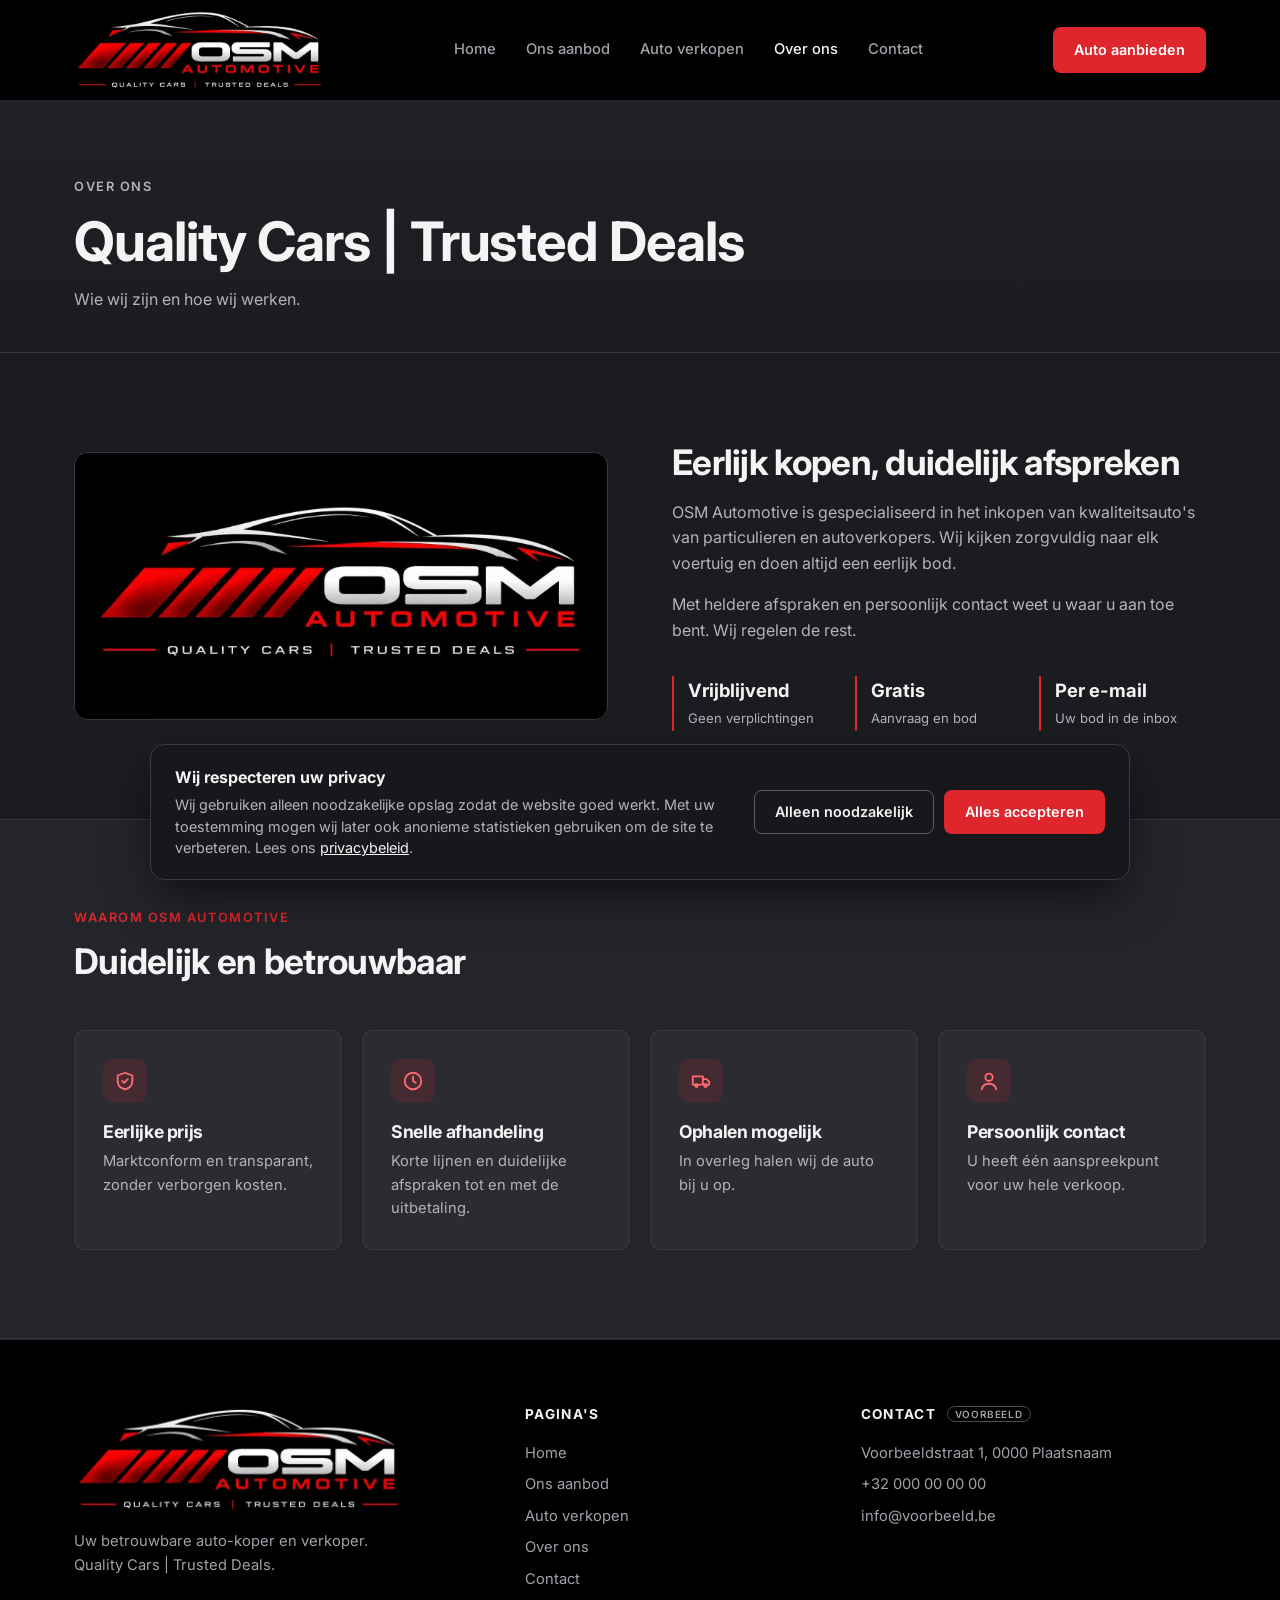
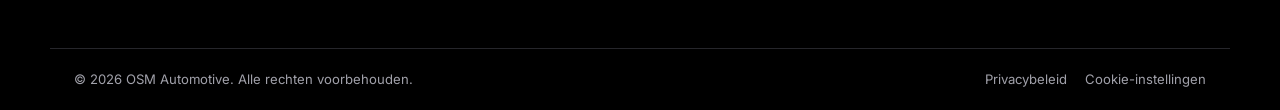
<file: over-ons.html>
<!DOCTYPE html>
<html lang="nl">
<head>
<meta charset="UTF-8">
<meta name="viewport" content="width=device-width, initial-scale=1">
<title>Over ons – OSM Automotive</title>
<meta name="description" content="OSM Automotive koopt kwaliteitsauto's van particulieren en autoverkopers. Quality Cars | Trusted Deals.">
<link rel="preconnect" href="https://fonts.googleapis.com">
<link href="https://fonts.googleapis.com/css2?family=Inter:wght@400;500;600;700&display=swap" rel="stylesheet">
<link rel="stylesheet" href="styles.css">
</head>
<body>
<div id="site-header"></div>
<main>
<div class="page-head"><div class="wrap">
  <p class="eyebrow">Over ons</p>
  <h1>Quality Cars | Trusted Deals</h1>
  <p>Wie wij zijn en hoe wij werken.</p>
</div></div>

<section>
  <div class="wrap about">
    <div class="pic"><img src="IMG_0523.jpg" alt="OSM Automotive"></div>
    <div>
      <h2>Eerlijk kopen, duidelijk afspreken</h2>
      <p>OSM Automotive is gespecialiseerd in het inkopen van kwaliteitsauto's van particulieren en autoverkopers. Wij kijken zorgvuldig naar elk voertuig en doen altijd een eerlijk bod.</p>
      <p>Met heldere afspraken en persoonlijk contact weet u waar u aan toe bent. Wij regelen de rest.</p>
      <div class="stats">
        <div class="stat"><b>Vrijblijvend</b><span>Geen verplichtingen</span></div>
        <div class="stat"><b>Gratis</b><span>Aanvraag en bod</span></div>
        <div class="stat"><b>Per e-mail</b><span>Uw bod in de inbox</span></div>
      </div>
    </div>
  </div>
</section>

<section class="alt">
  <div class="wrap">
    <div class="sec-head"><p class="eyebrow">Waarom OSM Automotive</p><h2>Duidelijk en betrouwbaar</h2></div>
    <div class="grid g4">
      <div class="card"><div class="ico"><svg viewBox="0 0 24 24" fill="none" stroke="currentColor" stroke-width="2" stroke-linecap="round" stroke-linejoin="round"><path d="M12 3l8 3v6c0 5-3.5 8-8 9-4.5-1-8-4-8-9V6z"/><path d="M9 12l2 2 4-4"/></svg></div><h3>Eerlijke prijs</h3><p>Marktconform en transparant, zonder verborgen kosten.</p></div>
      <div class="card"><div class="ico"><svg viewBox="0 0 24 24" fill="none" stroke="currentColor" stroke-width="2" stroke-linecap="round" stroke-linejoin="round"><circle cx="12" cy="12" r="9"/><path d="M12 7v5l3 2"/></svg></div><h3>Snelle afhandeling</h3><p>Korte lijnen en duidelijke afspraken tot en met de uitbetaling.</p></div>
      <div class="card"><div class="ico"><svg viewBox="0 0 24 24" fill="none" stroke="currentColor" stroke-width="2" stroke-linecap="round" stroke-linejoin="round"><path d="M3 7h11v9H3zM14 10h4l3 3v3h-7"/><circle cx="7" cy="17" r="1.5"/><circle cx="17" cy="17" r="1.5"/></svg></div><h3>Ophalen mogelijk</h3><p>In overleg halen wij de auto bij u op.</p></div>
      <div class="card"><div class="ico"><svg viewBox="0 0 24 24" fill="none" stroke="currentColor" stroke-width="2" stroke-linecap="round" stroke-linejoin="round"><circle cx="12" cy="8" r="4"/><path d="M4 21c1-4 4-6 8-6s7 2 8 6"/></svg></div><h3>Persoonlijk contact</h3><p>U heeft één aanspreekpunt voor uw hele verkoop.</p></div>
    </div>
  </div>
</section>
</main>
<div id="site-footer"></div>
<script src="common.js"></script>
</body>
</html>
</file>
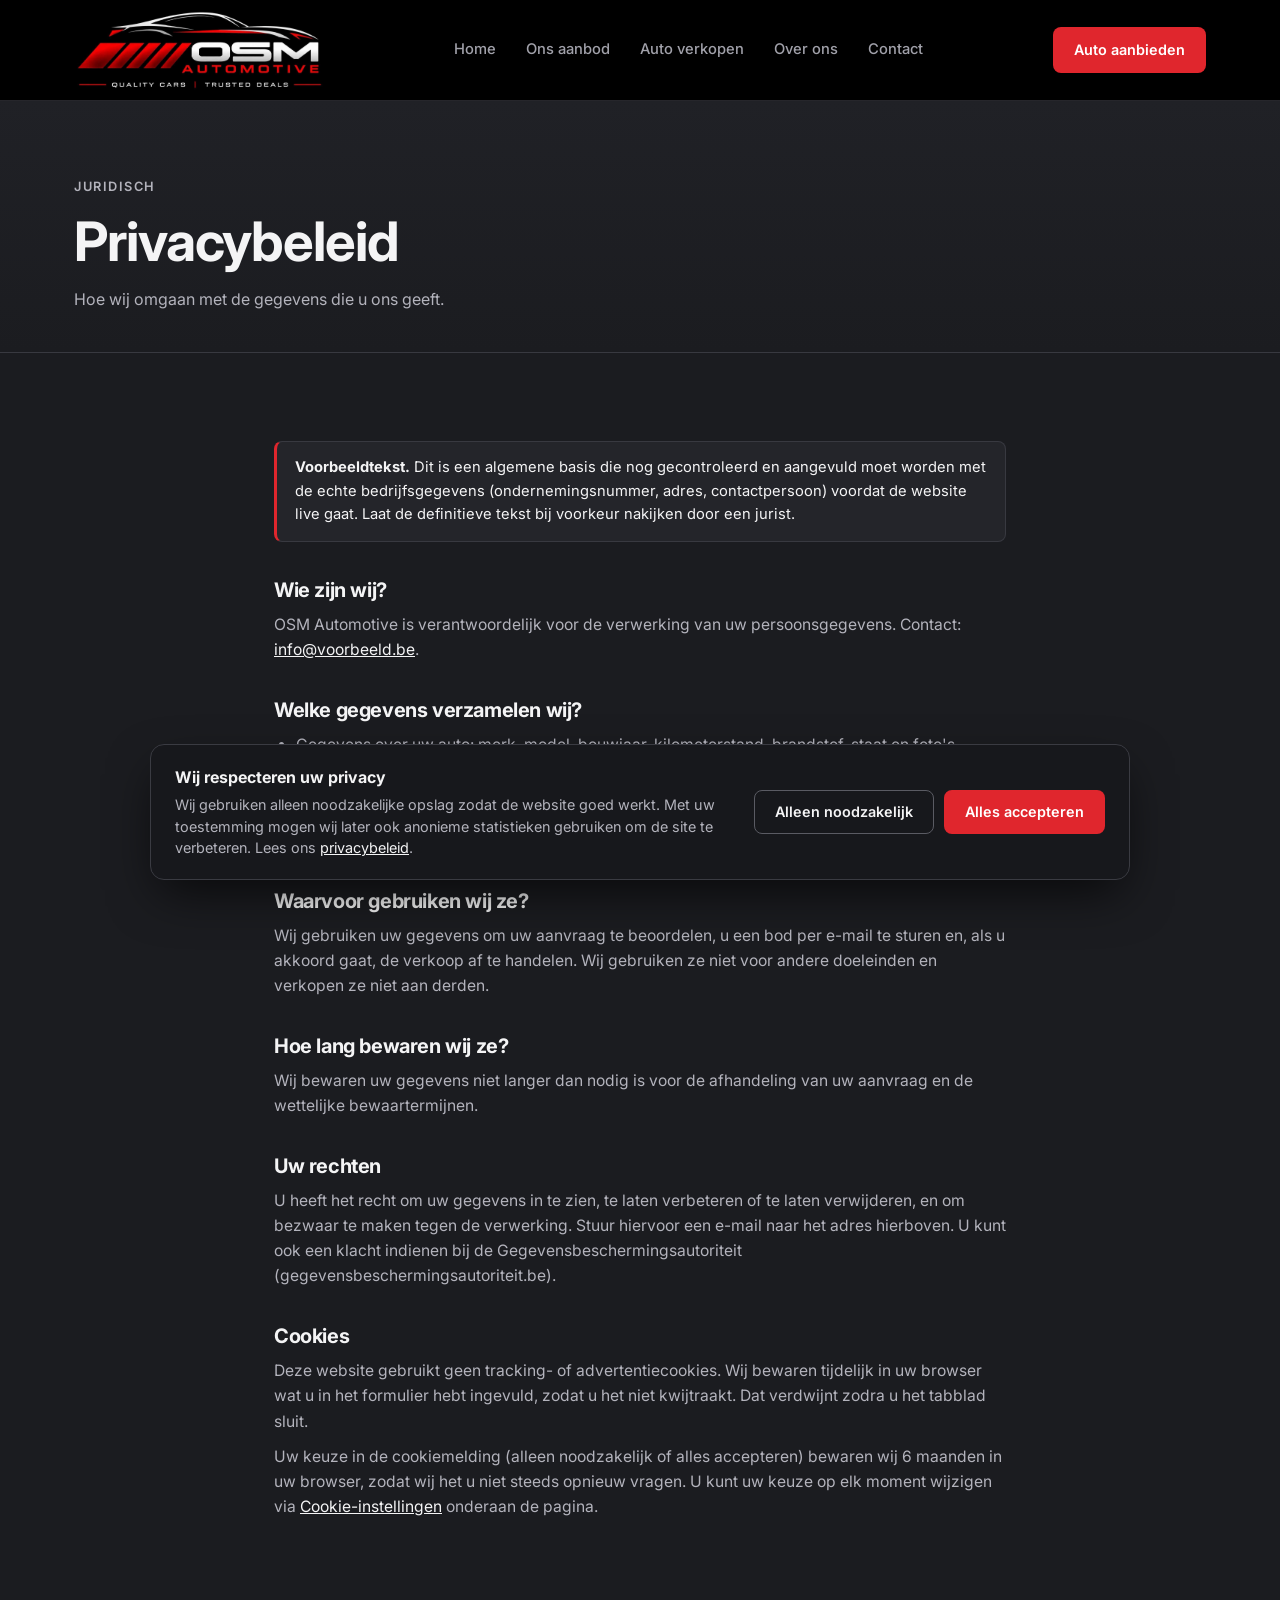
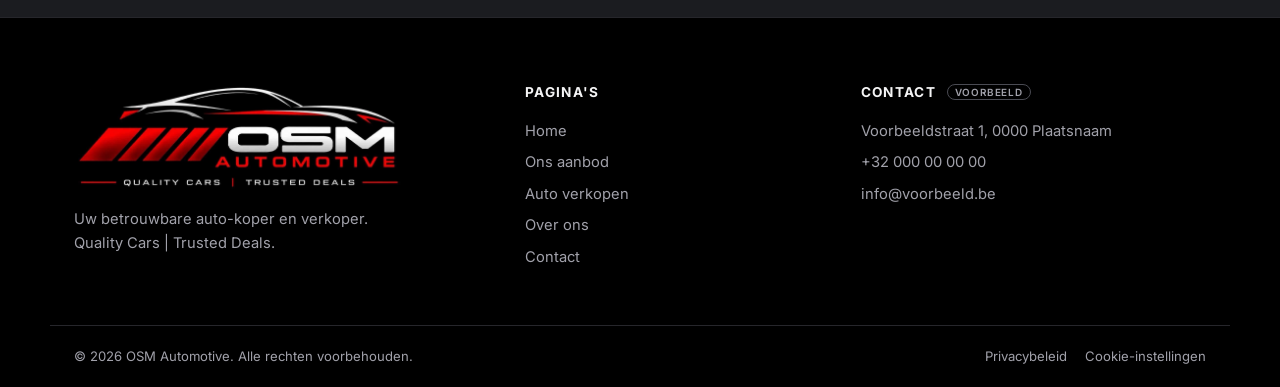
<file: privacy.html>
<!DOCTYPE html>
<html lang="nl">
<head>
<meta charset="UTF-8">
<meta name="viewport" content="width=device-width, initial-scale=1">
<title>Privacybeleid – OSM Automotive</title>
<meta name="description" content="Hoe OSM Automotive omgaat met uw persoonsgegevens.">
<link rel="preconnect" href="https://fonts.googleapis.com">
<link href="https://fonts.googleapis.com/css2?family=Inter:wght@400;500;600;700&display=swap" rel="stylesheet">
<link rel="stylesheet" href="styles.css">
</head>
<body>
<div id="site-header"></div>
<main>
<div class="page-head"><div class="wrap">
  <p class="eyebrow">Juridisch</p>
  <h1>Privacybeleid</h1>
  <p>Hoe wij omgaan met de gegevens die u ons geeft.</p>
</div></div>

<section>
  <div class="wrap legal">
    <p class="draft"><b>Voorbeeldtekst.</b> Dit is een algemene basis die nog gecontroleerd en aangevuld moet worden met de echte bedrijfsgegevens (ondernemingsnummer, adres, contactpersoon) voordat de website live gaat. Laat de definitieve tekst bij voorkeur nakijken door een jurist.</p>

    <h2>Wie zijn wij?</h2>
    <p>OSM Automotive is verantwoordelijk voor de verwerking van uw persoonsgegevens. Contact: <span id="pmail"></span>.</p>

    <h2>Welke gegevens verzamelen wij?</h2>
    <ul>
      <li>Gegevens over uw auto: merk, model, bouwjaar, kilometerstand, brandstof, staat en foto's.</li>
      <li>Uw contactgegevens: naam, e-mailadres, postcode en gemeente, en eventueel uw telefoonnummer.</li>
      <li>Berichten die u ons stuurt via het contactformulier.</li>
    </ul>

    <h2>Waarvoor gebruiken wij ze?</h2>
    <p>Wij gebruiken uw gegevens om uw aanvraag te beoordelen, u een bod per e-mail te sturen en, als u akkoord gaat, de verkoop af te handelen. Wij gebruiken ze niet voor andere doeleinden en verkopen ze niet aan derden.</p>

    <h2>Hoe lang bewaren wij ze?</h2>
    <p>Wij bewaren uw gegevens niet langer dan nodig is voor de afhandeling van uw aanvraag en de wettelijke bewaartermijnen.</p>

    <h2>Uw rechten</h2>
    <p>U heeft het recht om uw gegevens in te zien, te laten verbeteren of te laten verwijderen, en om bezwaar te maken tegen de verwerking. Stuur hiervoor een e-mail naar het adres hierboven. U kunt ook een klacht indienen bij de Gegevensbeschermingsautoriteit (gegevensbeschermingsautoriteit.be).</p>

    <h2>Cookies</h2>
    <p>Deze website gebruikt geen tracking- of advertentiecookies. Wij bewaren tijdelijk in uw browser wat u in het formulier hebt ingevuld, zodat u het niet kwijtraakt. Dat verdwijnt zodra u het tabblad sluit.</p>
    <p>Uw keuze in de cookiemelding (alleen noodzakelijk of alles accepteren) bewaren wij 6 maanden in uw browser, zodat wij het u niet steeds opnieuw vragen. U kunt uw keuze op elk moment wijzigen via <a href="#" data-cookie-open style="color:var(--text);text-decoration:underline">Cookie-instellingen</a> onderaan de pagina.</p>
  </div>
</section>
</main>
<div id="site-footer"></div>
<script src="common.js"></script>
<script>document.getElementById('pmail').innerHTML = `<a href="mailto:${CONTACT.mail}" style="color:var(--text);text-decoration:underline">${CONTACT.mail}</a>`;</script>
</body>
</html>
</file>
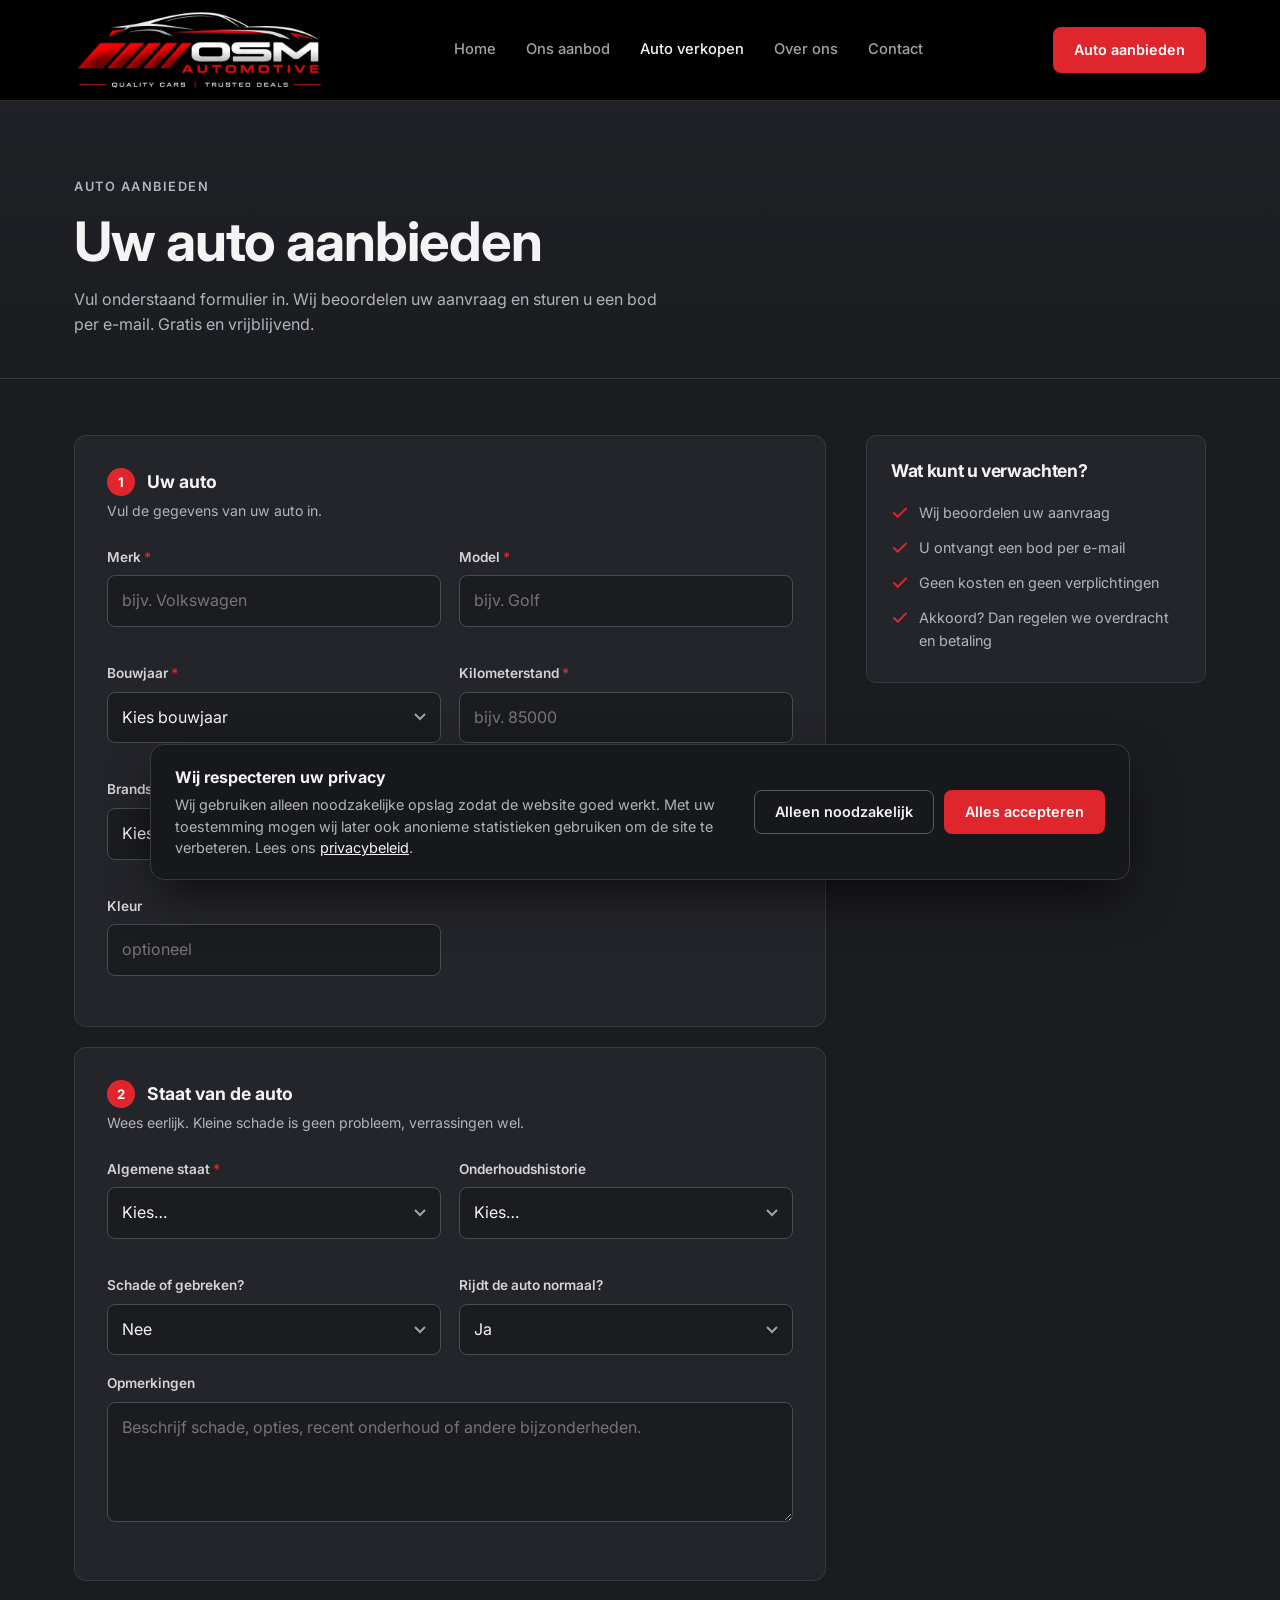
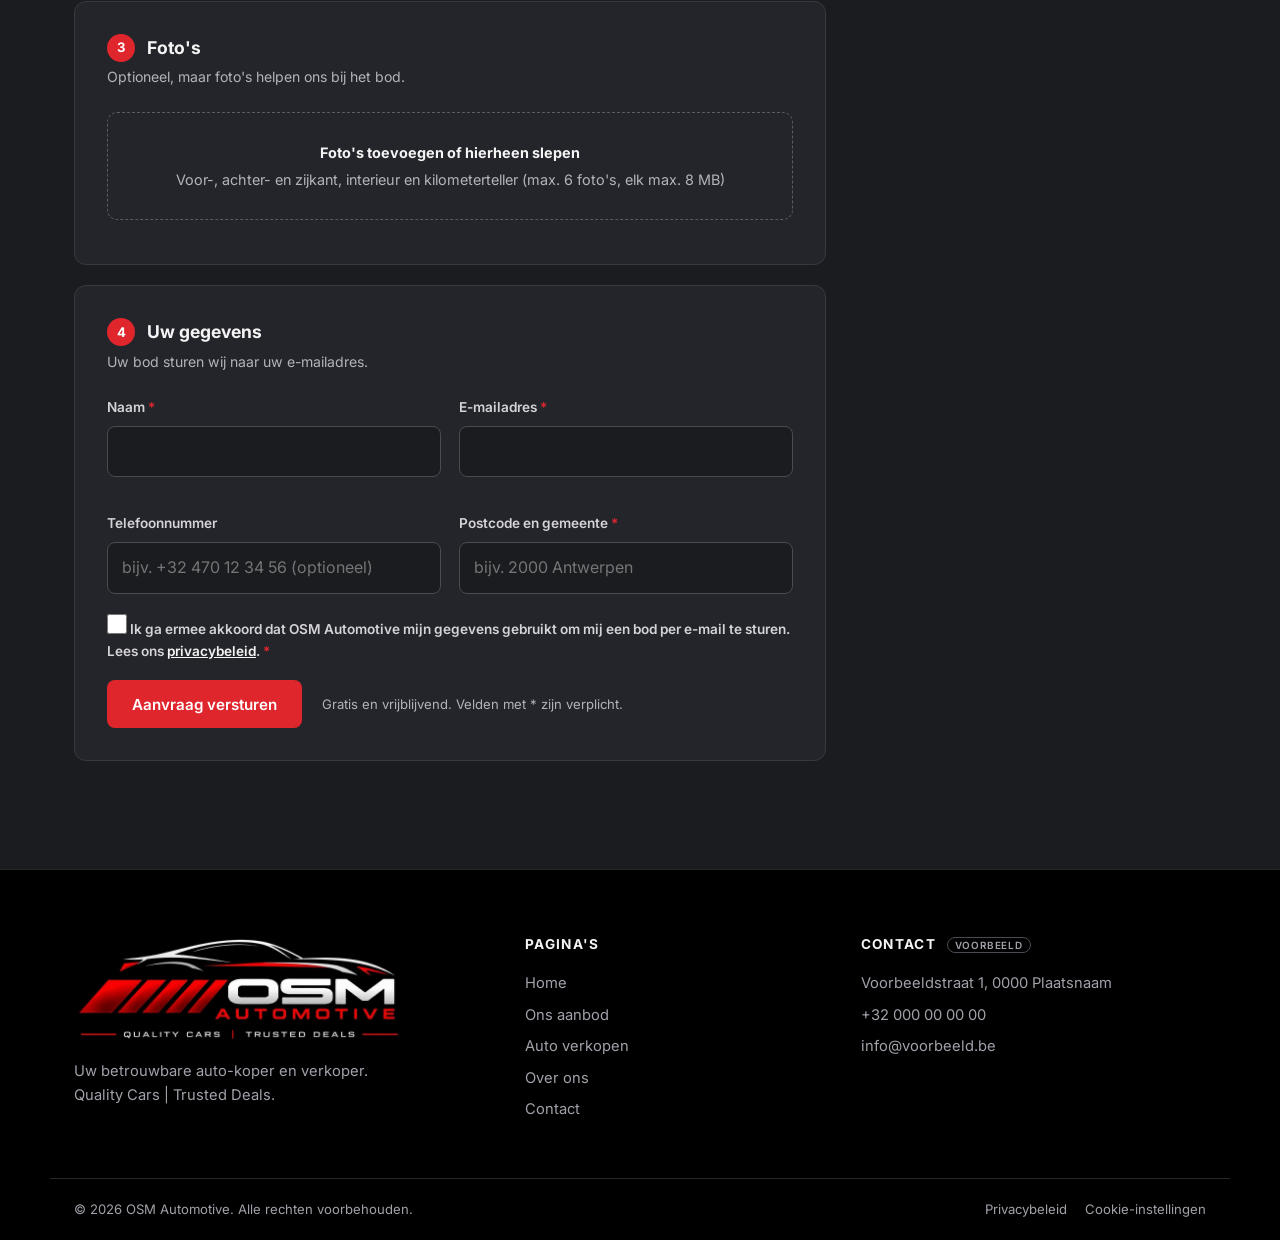
<file: verkopen.html>
<!DOCTYPE html>
<html lang="nl">
<head>
<meta charset="UTF-8">
<meta name="viewport" content="width=device-width, initial-scale=1">
<title>Auto aanbieden – OSM Automotive</title>
<meta name="description" content="Bied uw auto aan bij OSM Automotive en ontvang een eerlijk bod per e-mail.">
<link rel="preconnect" href="https://fonts.googleapis.com">
<link href="https://fonts.googleapis.com/css2?family=Inter:wght@400;500;600;700&display=swap" rel="stylesheet">
<link rel="stylesheet" href="styles.css">
</head>
<body>
<div id="site-header"></div>

<main>
<div class="page-head">
  <div class="wrap">
    <p class="eyebrow">Auto aanbieden</p>
    <h1>Uw auto aanbieden</h1>
    <p>Vul onderstaand formulier in. Wij beoordelen uw aanvraag en sturen u een bod per e-mail. Gratis en vrijblijvend.</p>
  </div>
</div>

<div class="wrap form-layout" id="formArea">
  <form id="form" novalidate>
    <fieldset class="fs">
      <legend><span class="num">1</span> Uw auto</legend>
      <p class="hint">Vul de gegevens van uw auto in.</p>
      <div class="row">
        <div class="fld"><label for="merk">Merk <i>*</i></label><input id="merk" name="merk" class="in" required placeholder="bijv. Volkswagen"><div class="msg-err">Vul het merk in.</div></div>
        <div class="fld"><label for="model">Model <i>*</i></label><input id="model" name="model" class="in" required placeholder="bijv. Golf"><div class="msg-err">Vul het model in.</div></div>
        <div class="fld"><label for="bouwjaar">Bouwjaar <i>*</i></label><select id="bouwjaar" name="bouwjaar" class="in" required><option value="">Kies bouwjaar</option></select><div class="msg-err">Kies het bouwjaar.</div></div>
        <div class="fld"><label for="km">Kilometerstand <i>*</i></label><input id="km" name="km" type="number" inputmode="numeric" min="0" max="999999" class="in" required placeholder="bijv. 85000"><div class="msg-err">Vul de kilometerstand in.</div></div>
        <div class="fld"><label for="brandstof">Brandstof <i>*</i></label><select id="brandstof" name="brandstof" class="in" required><option value="">Kies brandstof</option><option>Benzine</option><option>Diesel</option><option>Hybride</option><option>Plug-in hybride</option><option>Elektrisch</option><option>LPG / CNG</option></select><div class="msg-err">Kies de brandstof.</div></div>
        <div class="fld"><label for="transmissie">Transmissie</label><select id="transmissie" name="transmissie" class="in"><option value="">Kies transmissie</option><option>Handgeschakeld</option><option>Automaat</option></select></div>
        <div class="fld"><label for="kleur">Kleur</label><input id="kleur" name="kleur" class="in" placeholder="optioneel"></div>
      </div>
    </fieldset>

    <fieldset class="fs">
      <legend><span class="num">2</span> Staat van de auto</legend>
      <p class="hint">Wees eerlijk. Kleine schade is geen probleem, verrassingen wel.</p>
      <div class="row">
        <div class="fld"><label for="staat">Algemene staat <i>*</i></label><select id="staat" name="staat" class="in" required><option value="">Kies…</option><option>Uitstekend</option><option>Goed</option><option>Redelijk</option><option>Matig</option></select><div class="msg-err">Kies de staat.</div></div>
        <div class="fld"><label for="onderhoud">Onderhoudshistorie</label><select id="onderhoud" name="onderhoud" class="in"><option value="">Kies…</option><option>Volledig onderhoudsboekje</option><option>Gedeeltelijk</option><option>Onbekend</option></select></div>
        <div class="fld"><label for="schade">Schade of gebreken?</label><select id="schade" name="schade" class="in"><option>Nee</option><option>Ja</option></select></div>
        <div class="fld"><label for="rijklaar">Rijdt de auto normaal?</label><select id="rijklaar" name="rijklaar" class="in"><option>Ja</option><option>Nee</option></select></div>
      </div>
      <div class="fld"><label for="opmerkingen">Opmerkingen</label><textarea id="opmerkingen" name="opmerkingen" class="in" placeholder="Beschrijf schade, opties, recent onderhoud of andere bijzonderheden."></textarea></div>
    </fieldset>

    <fieldset class="fs">
      <legend><span class="num">3</span> Foto's</legend>
      <p class="hint">Optioneel, maar foto's helpen ons bij het bod.</p>
      <label for="photos" class="file" id="drop"><b>Foto's toevoegen of hierheen slepen</b>Voor-, achter- en zijkant, interieur en kilometerteller (max. 6 foto's, elk max. 8 MB)</label>
      <input id="photos" name="photos" type="file" accept="image/jpeg,image/png,image/webp,image/heic" multiple hidden>
      <p class="plate-msg" id="photoMsg" role="status" aria-live="polite"></p>
      <div class="thumbs" id="thumbs"></div>
    </fieldset>

    <fieldset class="fs" id="contact">
      <legend><span class="num">4</span> Uw gegevens</legend>
      <p class="hint">Uw bod sturen wij naar uw e-mailadres.</p>
      <div class="row">
        <div class="fld"><label for="naam">Naam <i>*</i></label><input id="naam" name="naam" class="in" autocomplete="name" required><div class="msg-err">Vul uw naam in.</div></div>
        <div class="fld"><label for="email">E-mailadres <i>*</i></label><input id="email" name="email" type="email" class="in" autocomplete="email" required><div class="msg-err">Vul een geldig e-mailadres in.</div></div>
        <div class="fld"><label for="tel">Telefoonnummer</label><input id="tel" name="tel" type="tel" inputmode="tel" class="in" autocomplete="tel" placeholder="bijv. +32 470 12 34 56 (optioneel)"><div class="msg-err">Vul een geldig telefoonnummer in of laat het leeg.</div></div>
        <div class="fld"><label for="plaats">Postcode en gemeente <i>*</i></label><input id="plaats" name="plaats" class="in" autocomplete="postal-code" placeholder="bijv. 2000 Antwerpen" required><div class="msg-err">Vul uw postcode of plaats in.</div></div>
      </div>
      <div class="hp" aria-hidden="true"><label>Laat leeg <input name="website" tabindex="-1" autocomplete="off"></label></div>
      <div class="fld" id="akkoordFld">
        <label class="check"><input type="checkbox" name="akkoord" required> <span>Ik ga ermee akkoord dat OSM Automotive mijn gegevens gebruikt om mij een bod per e-mail te sturen. Lees ons <a href="privacy.html" target="_blank" rel="noopener" style="color:var(--text);text-decoration:underline">privacybeleid</a>. <i style="color:var(--red);font-style:normal">*</i></span></label>
        <div class="msg-err">Ga akkoord om de aanvraag te versturen.</div>
      </div>
      <div class="submit-row">
        <button type="submit" class="btn btn-primary" id="submitBtn">Aanvraag versturen</button>
        <small>Gratis en vrijblijvend. Velden met * zijn verplicht.</small>
      </div>
    </fieldset>
  </form>

  <aside class="side">
    <div class="card">
      <h3>Wat kunt u verwachten?</h3>
      <ul>
        <li><svg viewBox="0 0 24 24" fill="none" stroke="currentColor" stroke-width="2.5" stroke-linecap="round" stroke-linejoin="round"><path d="M20 6L9 17l-5-5"/></svg>Wij beoordelen uw aanvraag</li>
        <li><svg viewBox="0 0 24 24" fill="none" stroke="currentColor" stroke-width="2.5" stroke-linecap="round" stroke-linejoin="round"><path d="M20 6L9 17l-5-5"/></svg>U ontvangt een bod per e-mail</li>
        <li><svg viewBox="0 0 24 24" fill="none" stroke="currentColor" stroke-width="2.5" stroke-linecap="round" stroke-linejoin="round"><path d="M20 6L9 17l-5-5"/></svg>Geen kosten en geen verplichtingen</li>
        <li><svg viewBox="0 0 24 24" fill="none" stroke="currentColor" stroke-width="2.5" stroke-linecap="round" stroke-linejoin="round"><path d="M20 6L9 17l-5-5"/></svg>Akkoord? Dan regelen we overdracht en betaling</li>
      </ul>
    </div>
  </aside>
</div>

<div class="success" id="success">
  <div class="tick"><svg viewBox="0 0 24 24" fill="none" stroke="currentColor" stroke-width="2.5" stroke-linecap="round" stroke-linejoin="round"><path d="M20 6L9 17l-5-5"/></svg></div>
  <h1 style="font-size:2rem">Bedankt voor uw aanvraag</h1>
  <p>Wij hebben uw gegevens ontvangen en beoordelen uw <b id="okAuto">auto</b>. U ontvangt ons bod per e-mail op <b id="okMail"></b>.</p>
  <div style="display:flex;gap:12px;justify-content:center;flex-wrap:wrap">
    <a href="index.html" class="btn btn-primary">Terug naar home</a>
    <a href="verkopen.html" class="btn btn-ghost">Nog een auto aanbieden</a>
  </div>
</div>
</main>

<div id="site-footer"></div>
<script src="common.js"></script>
<script src="verkopen.js"></script>
</body>
</html>
</file>
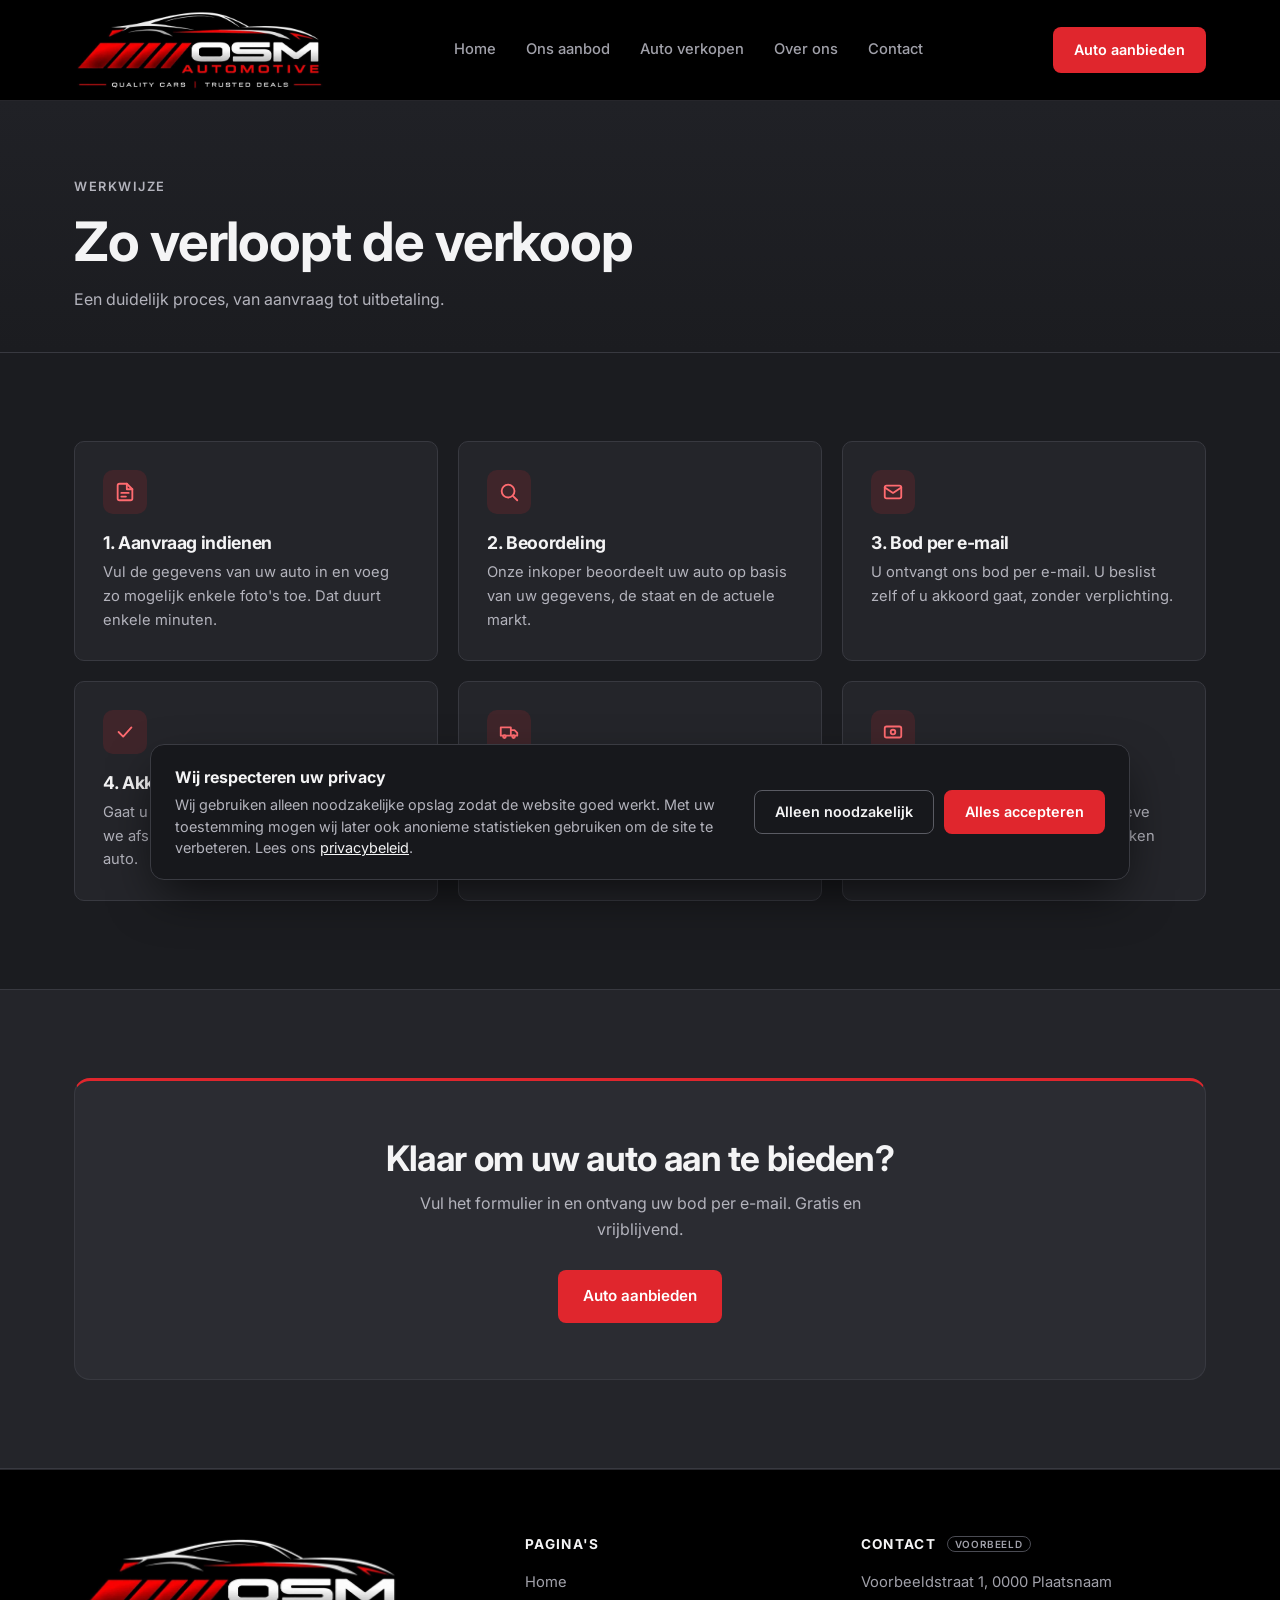
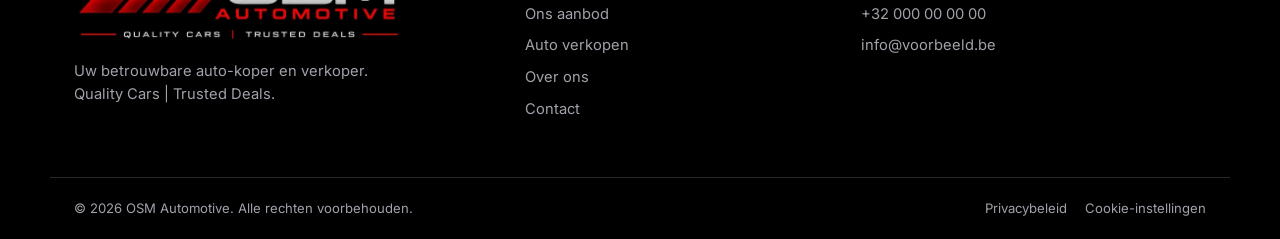
<file: werkwijze.html>
<!DOCTYPE html>
<html lang="nl">
<head>
<meta charset="UTF-8">
<meta name="viewport" content="width=device-width, initial-scale=1">
<title>Werkwijze – OSM Automotive</title>
<meta name="description" content="Zo verloopt de verkoop van uw auto bij OSM Automotive, van aanvraag tot uitbetaling.">
<link rel="preconnect" href="https://fonts.googleapis.com">
<link href="https://fonts.googleapis.com/css2?family=Inter:wght@400;500;600;700&display=swap" rel="stylesheet">
<link rel="stylesheet" href="styles.css">
</head>
<body>
<div id="site-header"></div>
<main>
<div class="page-head"><div class="wrap">
  <p class="eyebrow">Werkwijze</p>
  <h1>Zo verloopt de verkoop</h1>
  <p>Een duidelijk proces, van aanvraag tot uitbetaling.</p>
</div></div>

<section>
  <div class="wrap">
    <div class="grid g3">
      <div class="card"><div class="ico"><svg viewBox="0 0 24 24" fill="none" stroke="currentColor" stroke-width="2" stroke-linecap="round" stroke-linejoin="round"><path d="M14 3H6a2 2 0 0 0-2 2v14a2 2 0 0 0 2 2h12a2 2 0 0 0 2-2V9z"/><path d="M14 3v6h6M8 13h8M8 17h5"/></svg></div><h3>1. Aanvraag indienen</h3><p>Vul de gegevens van uw auto in en voeg zo mogelijk enkele foto's toe. Dat duurt enkele minuten.</p></div>
      <div class="card"><div class="ico"><svg viewBox="0 0 24 24" fill="none" stroke="currentColor" stroke-width="2" stroke-linecap="round" stroke-linejoin="round"><circle cx="11" cy="11" r="7"/><path d="M21 21l-4.3-4.3"/></svg></div><h3>2. Beoordeling</h3><p>Onze inkoper beoordeelt uw auto op basis van uw gegevens, de staat en de actuele markt.</p></div>
      <div class="card"><div class="ico"><svg viewBox="0 0 24 24" fill="none" stroke="currentColor" stroke-width="2" stroke-linecap="round" stroke-linejoin="round"><rect x="3" y="5" width="18" height="14" rx="2"/><path d="M3 7l9 6 9-6"/></svg></div><h3>3. Bod per e-mail</h3><p>U ontvangt ons bod per e-mail. U beslist zelf of u akkoord gaat, zonder verplichting.</p></div>
    </div>
    <div class="grid g3" style="margin-top:20px">
      <div class="card"><div class="ico"><svg viewBox="0 0 24 24" fill="none" stroke="currentColor" stroke-width="2" stroke-linecap="round" stroke-linejoin="round"><path d="M5 12l5 5 9-10"/></svg></div><h3>4. Akkoord</h3><p>Gaat u akkoord met ons bod, dan maken we afspraken over de overdracht van de auto.</p></div>
      <div class="card"><div class="ico"><svg viewBox="0 0 24 24" fill="none" stroke="currentColor" stroke-width="2" stroke-linecap="round" stroke-linejoin="round"><path d="M3 7h11v9H3zM14 10h4l3 3v3h-7"/><circle cx="7" cy="17" r="1.5"/><circle cx="17" cy="17" r="1.5"/></svg></div><h3>5. Ophalen of brengen</h3><p>In overleg halen wij de auto bij u op, of u brengt hem zelf langs.</p></div>
      <div class="card"><div class="ico"><svg viewBox="0 0 24 24" fill="none" stroke="currentColor" stroke-width="2" stroke-linecap="round" stroke-linejoin="round"><rect x="3" y="6" width="18" height="12" rx="2"/><circle cx="12" cy="12" r="2.5"/></svg></div><h3>6. Uitbetaling</h3><p>Na de overdracht en de administratieve afhandeling betalen wij het afgesproken bedrag uit.</p></div>
    </div>
  </div>
</section>

<section class="cta alt">
  <div class="wrap"><div class="cta-box">
    <h2>Klaar om uw auto aan te bieden?</h2>
    <p>Vul het formulier in en ontvang uw bod per e-mail. Gratis en vrijblijvend.</p>
    <a href="verkopen.html" class="btn btn-primary">Auto aanbieden</a>
  </div></div>
</section>
</main>
<div id="site-footer"></div>
<script src="common.js"></script>
</body>
</html>
</file>
<file: styles.css>
:root {
  --bg: #1b1c20;
  --bg-2: #24252a;
  --bg-3: #2b2c32;
  --line: #383940;
  --text: #f4f4f5;
  --mute: #b3b3bc;
  --red: #e0262d;
  --red-h: #c11d23;
  --radius: 10px;
  --wrap: 1180px;
}
* { box-sizing: border-box; margin: 0; padding: 0; }
html { scroll-behavior: smooth; -webkit-text-size-adjust: 100%; }
body { background: var(--bg); color: var(--text); font-family: 'Inter', system-ui, -apple-system, 'Segoe UI', Roboto, sans-serif; line-height: 1.6; font-size: 16px; overflow-x: hidden; }
img { max-width: 100%; display: block; }
:focus-visible { outline: 2px solid var(--red); outline-offset: 3px; border-radius: 4px; }
.in:focus-visible, .plate input:focus-visible { outline: none; }
section, [id] { scroll-margin-top: 116px; }
.skip { position: absolute; left: 16px; top: -60px; background: var(--red); color: #fff; padding: 10px 16px; border-radius: 8px; z-index: 100; font-weight: 600; }
.skip:focus { top: 12px; }
::selection { background: rgba(224,38,45,.5); color: #fff; }
@media (prefers-reduced-motion: reduce) { html { scroll-behavior: auto; } * { transition: none !important; animation: none !important; } }
a { color: inherit; text-decoration: none; }
ul { list-style: none; }
.wrap { max-width: var(--wrap); margin: 0 auto; padding: 0 24px; }
section { padding: 88px 0; }
.alt { background: var(--bg-2); border-top: 1px solid var(--line); border-bottom: 1px solid var(--line); }

h1, h2, h3 { line-height: 1.2; letter-spacing: -.02em; font-weight: 700; }
h1 { font-size: clamp(2.1rem, 4.6vw, 3.4rem); }
h2 { font-size: clamp(1.6rem, 3vw, 2.2rem); }
h3 { font-size: 1.1rem; }
.eyebrow { color: var(--red); font-size: .8rem; font-weight: 600; letter-spacing: .12em; text-transform: uppercase; margin-bottom: 12px; }
.lead { color: var(--mute); font-size: 1.1rem; max-width: 560px; }
.sec-head { max-width: 620px; margin-bottom: 48px; }
.sec-head p:last-child { color: var(--mute); margin-top: 12px; }

.btn { display: inline-flex; align-items: center; justify-content: center; gap: 8px; padding: 13px 24px; border-radius: 8px; font-weight: 600; font-size: .95rem; border: 1px solid transparent; cursor: pointer; transition: background .15s, border-color .15s; font-family: inherit; min-height: 48px; }
.btn-primary { background: var(--red); color: #fff; }
.btn-primary:hover { background: var(--red-h); }
.btn-ghost { border-color: #5a5b63; color: var(--text); background: transparent; }
.btn-ghost:hover { border-color: var(--text); }
.btn svg { width: 16px; height: 16px; }

header.site { position: sticky; top: 0; z-index: 50; background: #000; border-bottom: 1px solid #26262b; }
header.site .wrap { display: flex; align-items: center; justify-content: space-between; height: 100px; gap: 20px; }
.logo img { height: 84px; width: auto; }
nav.main { display: flex; align-items: center; gap: 30px; font-size: .92rem; font-weight: 500; color: var(--mute); }
nav.main a:hover, nav.main a.active { color: var(--text); }
.head-cta { padding: 10px 20px; min-height: 42px; font-size: .9rem; }
.burger { display: none; background: none; border: 1px solid var(--line); border-radius: 8px; width: 44px; height: 44px; color: var(--text); cursor: pointer; align-items: center; justify-content: center; }
.burger svg { width: 22px; height: 22px; }
.mobile-menu { display: none; border-top: 1px solid var(--line); background: #111113; padding: 12px 24px 20px; }
.mobile-menu.open { display: block; }
.mobile-menu a { display: block; padding: 13px 0; border-bottom: 1px solid var(--line); color: var(--mute); font-weight: 500; }
.mobile-menu a:hover { color: var(--text); }
.mobile-menu .btn { margin-top: 16px; width: 100%; color: #fff; border: 0; }

/* donkere delen (logo heeft een zwarte achtergrond) */
header.site, footer.site { --bg: #0a0a0b; --bg-2: #111113; --line: #26262b; --text: #f4f4f5; --mute: #a1a1aa; color: var(--text); }

/* home */
.hero { min-height: calc(100vh - 100px - 100px); display: flex; align-items: center; padding: 40px 0; background: linear-gradient(180deg, #202126 0%, var(--bg) 100%); }
.hero .wrap { width: 100%; display: grid; grid-template-columns: 1.05fr .95fr; gap: 48px; align-items: center; }
.hero h1 { margin-bottom: 20px; max-width: 640px; }
.hero-art { position: relative; border-radius: 16px; overflow: hidden; border: 1px solid var(--line); box-shadow: 0 24px 50px -20px rgba(0,0,0,.7); }
.hero-art img { width: 100%; height: auto; display: block; }
.hero-art::after { content: ''; position: absolute; inset: 0; background: linear-gradient(90deg, rgba(27,28,32,.35), transparent 35%); pointer-events: none; }
.checks { display: flex; flex-wrap: wrap; gap: 10px 28px; margin-top: 32px; color: var(--mute); font-size: .9rem; }
.checks li { display: flex; align-items: center; gap: 8px; }
.checks svg { width: 16px; height: 16px; color: var(--red); flex-shrink: 0; }
.lead-link { color: var(--text); font-weight: 600; text-decoration: underline; text-decoration-color: var(--red); text-decoration-thickness: 2px; text-underline-offset: 4px; }
.lead-link:hover { color: var(--red); }
.btn-lg { padding: 0 30px; height: 56px; font-size: 1rem; letter-spacing: .01em; border-radius: 8px; box-shadow: 0 6px 18px -8px rgba(224,38,45,.7); }
.btn-lg svg { width: 18px; height: 18px; flex-shrink: 0; transition: transform .15s; }
.btn-lg:hover svg { transform: translateX(4px); }
@media (max-width: 640px) { .btn-lg { width: 100%; } }
.start-card { background: var(--bg-2); border: 1px solid var(--line); border-radius: 12px; padding: 32px; box-shadow: 0 14px 34px -14px rgba(0,0,0,.5); }
.start-card h2 { font-size: 1.3rem; margin-bottom: 6px; }
.start-card > p { color: var(--mute); font-size: .92rem; margin-bottom: 22px; }
.start-card .btn { width: 100%; margin-top: 4px; }
.featured #featList { display: grid; margin: 4px 0 20px; }
.feat { display: flex; align-items: center; gap: 14px; padding: 10px 0; border-top: 1px solid var(--line); }
.feat:hover b { color: var(--red); }
.fthumb { width: 76px; height: 56px; border-radius: 8px; background: linear-gradient(160deg, #2f3037, #1f2025); display: flex; align-items: center; justify-content: center; flex-shrink: 0; }
.fthumb svg { width: 60%; color: #4a4b53; }
.finfo { flex: 1; min-width: 0; }
.finfo b { display: block; font-size: .95rem; line-height: 1.3; transition: color .15s; }
.finfo em { display: block; color: var(--mute); font-style: normal; font-size: .82rem; margin-top: 2px; }
.fprice { font-weight: 700; white-space: nowrap; }
@media (max-width: 640px) { .fthumb { width: 60px; height: 46px; } .fprice { font-size: .92rem; } }
.start-card small { display: block; text-align: center; color: var(--mute); font-size: .8rem; margin-top: 12px; }
.strip { background: var(--bg-2); color: var(--text); border-top: 1px solid var(--line); border-bottom: 1px solid var(--line); }
.strip .wrap { display: grid; grid-template-columns: repeat(3, 1fr); }
.strip .item { display: flex; gap: 14px; align-items: center; padding: 24px; border-left: 1px solid var(--line); }
.strip .item:first-child { border-left: 0; padding-left: 0; }
.strip svg { width: 26px; height: 26px; color: var(--red); flex-shrink: 0; }
.strip small { display: block; color: var(--mute); font-size: .78rem; text-transform: uppercase; letter-spacing: .08em; }
.strip b { font-weight: 600; font-size: 1rem; }
.steps { display: grid; grid-template-columns: repeat(3, 1fr); gap: 32px; }
.steps .n { font-size: 2.4rem; font-weight: 700; color: var(--red); line-height: 1; margin-bottom: 12px; }
.steps h3 { margin-bottom: 8px; }
.steps p { color: var(--mute); font-size: .95rem; }

.grid { display: grid; gap: 20px; }
.g3 { grid-template-columns: repeat(3, 1fr); }
.g4 { grid-template-columns: repeat(4, 1fr); }
.card { background: var(--bg-2); border: 1px solid var(--line); border-radius: var(--radius); padding: 28px; }
.alt .card { background: var(--bg-3); }
.card .ico { width: 44px; height: 44px; border-radius: 10px; background: rgba(224,38,45,.14); color: #ff6b70; display: flex; align-items: center; justify-content: center; margin-bottom: 18px; }
.card .ico svg { width: 22px; height: 22px; }
.card h3 { margin-bottom: 8px; }
.card p { color: var(--mute); font-size: .92rem; }

/* reviews (voorbeeld) */
.review { position: relative; }
.review .tag { position: absolute; top: 16px; right: 16px; font-size: .68rem; font-weight: 600; letter-spacing: .08em; text-transform: uppercase; color: var(--mute); border: 1px solid #4a4b53; border-radius: 999px; padding: 2px 10px; }
.stars { display: flex; gap: 3px; margin-bottom: 18px; color: #4a4b53; }
.stars svg { width: 18px; height: 18px; }
.skel { display: block; height: 10px; border-radius: 5px; background: #3a3b42; margin-bottom: 10px; }
.skel.w1 { width: 100%; } .skel.w2 { width: 88%; } .skel.w3 { width: 60%; }
.who { display: flex; align-items: center; gap: 12px; margin-top: 24px; }
.who .av { width: 40px; height: 40px; border-radius: 50%; background: #3a3b42; }
.who .skel { margin: 0; height: 9px; }
.preview-note { color: var(--mute); font-size: .82rem; margin-top: 20px; }

.about { display: grid; grid-template-columns: 1fr 1fr; gap: 64px; align-items: center; }
.about .pic { border: 1px solid var(--line); border-radius: 14px; overflow: hidden; background: #000; }
.about p { color: var(--mute); margin-top: 16px; }
.stats { display: grid; grid-template-columns: repeat(3, 1fr); gap: 16px; margin-top: 32px; }
.stat { border-left: 2px solid var(--red); padding-left: 14px; }
.stat b { display: block; font-size: 1.15rem; font-weight: 700; }
.stat span { color: var(--mute); font-size: .82rem; }

.cta { text-align: center; }
.cta-box { background: var(--bg-2); border: 1px solid var(--line); border-radius: 16px; padding: 56px 24px; border-top: 3px solid var(--red); }
.alt .cta-box, .cta.alt .cta-box { background: var(--bg-3); }
.cta-box p { color: var(--mute); margin: 12px auto 28px; max-width: 480px; }

footer.site { background: #000; border-top: 1px solid #26262b; padding: 64px 0 0; }
.foot { display: grid; grid-template-columns: 1.4fr 1fr 1.2fr; gap: 48px; padding-bottom: 48px; }
.foot img { height: 110px; width: auto; margin-bottom: 16px; }
.foot h4 { font-size: .85rem; text-transform: uppercase; letter-spacing: .1em; margin-bottom: 16px; }
.foot li, .foot p { color: var(--mute); font-size: .92rem; margin-bottom: 8px; }
.foot a:hover { color: var(--text); }
.copy { border-top: 1px solid var(--line); padding: 20px 24px; color: var(--mute); font-size: .82rem; display: flex; justify-content: space-between; gap: 16px; flex-wrap: wrap; }
.legal { max-width: 780px; }
.legal h2 { font-size: 1.25rem; margin: 36px 0 10px; }
.legal p, .legal li { color: var(--mute); margin-bottom: 10px; font-size: .98rem; }
.legal ul { list-style: disc; padding-left: 22px; }
.legal .draft { background: var(--bg-2); border: 1px solid var(--line); border-left: 3px solid var(--red); border-radius: 8px; padding: 14px 18px; color: var(--text); font-size: .92rem; margin-bottom: 8px; }
.foot .legal-links { display: flex; gap: 18px; }
.cookiebar { position: fixed; left: 20px; right: 20px; bottom: 20px; max-width: 980px; margin: 0 auto; z-index: 90; display: flex; align-items: center; gap: 24px; background: #17181c; border: 1px solid #3a3b42; border-radius: 14px; padding: 20px 24px; box-shadow: 0 20px 50px -10px rgba(0,0,0,.7); opacity: 0; transform: translateY(16px); transition: opacity .25s, transform .25s; }
.cookiebar.show { opacity: 1; transform: none; }
.cookiebar-text { flex: 1; }
.cookiebar-text strong { display: block; margin-bottom: 4px; font-size: 1rem; }
.cookiebar-text p { color: var(--mute); font-size: .9rem; line-height: 1.5; }
.cookiebar-text a { color: var(--text); text-decoration: underline; }
.cookiebar-btns { display: flex; gap: 10px; flex-shrink: 0; }
.cookiebar-btns .btn { min-height: 44px; padding: 10px 20px; font-size: .9rem; }
@media (max-width: 720px) { .cookiebar { left: 10px; right: 10px; bottom: 10px; flex-direction: column; align-items: stretch; gap: 14px; padding: 18px; } .cookiebar-btns { flex-direction: column-reverse; } .cookiebar-btns .btn { width: 100%; } }
.foot .legal-links, .copy .legal-links { display: flex; gap: 18px; flex-wrap: wrap; }
.ph { font-size: .62rem; font-weight: 600; letter-spacing: .08em; text-transform: uppercase; border: 1px solid #4a4b53; border-radius: 999px; padding: 1px 7px; margin-left: 6px; vertical-align: middle; color: var(--mute); }

/* formulier */
.page-head { padding: 64px 0 40px; border-bottom: 1px solid var(--line); background: linear-gradient(180deg, #202126, var(--bg)); }
.page-head p { color: var(--mute); margin-top: 12px; max-width: 600px; }
.form-layout { display: grid; grid-template-columns: 1fr 340px; gap: 40px; align-items: start; padding-top: 56px; padding-bottom: 88px; }
.fs { background: var(--bg-2); border: 1px solid var(--line); border-radius: 12px; padding: 32px; margin-bottom: 20px; }
.fs legend { font-size: 1.1rem; font-weight: 700; display: flex; align-items: center; gap: 12px; padding: 0; margin-bottom: 4px; float: left; width: 100%; }
.fs legend + * { clear: both; }
.fs .num { width: 28px; height: 28px; border-radius: 50%; background: var(--red); color: #fff; font-size: .82rem; display: inline-flex; align-items: center; justify-content: center; }
.fs .hint { color: var(--mute); font-size: .88rem; margin-bottom: 24px; margin-top: 4px; }
fieldset { border: 0; min-width: 0; }
.row { display: grid; grid-template-columns: 1fr 1fr; gap: 18px; }
.fld { margin-bottom: 18px; }
.fld label { display: block; font-size: .85rem; font-weight: 600; margin-bottom: 7px; color: #d4d4d8; }
.fld label i { color: var(--red); font-style: normal; }
.in { width: 100%; background: var(--bg); border: 1px solid #4a4b53; border-radius: 8px; padding: 12px 14px; color: var(--text); font: inherit; font-size: 1rem; min-height: 48px; transition: border-color .15s, box-shadow .15s; }
.in:focus { outline: none; border-color: var(--red); box-shadow: 0 0 0 3px rgba(224,38,45,.25); }
textarea.in { min-height: 120px; resize: vertical; }
select.in { appearance: none; -webkit-appearance: none; background-image: url("data:image/svg+xml,%3Csvg xmlns='http://www.w3.org/2000/svg' width='12' height='8' fill='none' stroke='%23a1a1aa' stroke-width='2'%3E%3Cpath d='M1 1l5 5 5-5'/%3E%3C/svg%3E"); background-repeat: no-repeat; background-position: right 14px center; padding-right: 38px; }
select.in option { background: var(--bg-2); }
.msg-err { display: none; color: #f87171; font-size: .8rem; margin-top: 6px; }
.fld.bad .msg-err { display: block; }
.fld.bad .in { border-color: #ef4444; }
.check { display: flex; gap: 12px; align-items: flex-start; font-size: .9rem; color: var(--mute); cursor: pointer; }
.check input { width: 20px; height: 20px; margin-top: 2px; accent-color: var(--red); flex-shrink: 0; }
.file { border: 1.5px dashed #5a5b63; border-radius: 10px; padding: 28px 16px; text-align: center; color: var(--mute); font-size: .9rem; cursor: pointer; display: block; transition: border-color .15s; }
.file:hover { border-color: var(--red); }
.file b { color: var(--text); display: block; margin-bottom: 4px; }
.thumbs { display: grid; grid-template-columns: repeat(auto-fill, minmax(92px, 1fr)); gap: 10px; margin-top: 12px; }
.thumb { position: relative; }
.thumbs img { aspect-ratio: 1; object-fit: cover; border-radius: 8px; border: 1px solid var(--line); width: 100%; display: block; }
.thumb-x { position: absolute; top: 5px; right: 5px; width: 26px; height: 26px; border-radius: 50%; border: 0; background: rgba(10,10,11,.8); color: #fff; font-size: 1.1rem; line-height: 1; cursor: pointer; }
.thumb-x:hover { background: var(--red); }
.file.drag { border-color: var(--red); background: rgba(224,38,45,.08); }
#photoMsg { min-height: 0; margin-top: 10px; }
.plate-row { display: flex; gap: 12px; }
.plate { display: flex; flex: 1; min-width: 0; border: 2px solid #d4d4d8; border-radius: 8px; overflow: hidden; background: #fff; min-height: 52px; }
.plate .eu { background: #1d4ed8; color: #fff; font-size: .7rem; font-weight: 700; width: 34px; display: flex; align-items: flex-end; justify-content: center; padding-bottom: 6px; flex-shrink: 0; }
.plate input { flex: 1; min-width: 0; border: 0; outline: 0; background: #fff; color: #111; font: 700 1.35rem/1 'Inter', sans-serif; letter-spacing: .12em; text-transform: uppercase; padding: 0 14px; }
.plate input::placeholder { color: #c4c4cc; }
.plate:focus-within { border-color: var(--red); box-shadow: 0 0 0 3px rgba(224,38,45,.25); }
.plate-msg { font-size: .85rem; margin-top: 8px; color: var(--mute); min-height: 1.2em; }
.plate-msg.ok { color: #4ade80; } .plate-msg.bad { color: #f87171; }
.hp { position: absolute; left: -9999px; height: 0; overflow: hidden; }
.submit-row { display: flex; align-items: center; gap: 20px; flex-wrap: wrap; }
.submit-row small { color: var(--mute); font-size: .82rem; }
.side { display: grid; gap: 16px; }
.side .card { padding: 24px; }
.side h3 { margin-bottom: 14px; }
.side li { display: flex; gap: 10px; color: var(--mute); font-size: .9rem; padding: 6px 0; }
.side li svg { width: 18px; height: 18px; color: var(--red); flex-shrink: 0; margin-top: 3px; }
.side a { color: var(--text); font-weight: 600; }

.success { display: none; text-align: center; max-width: 560px; margin: 0 auto; padding: 96px 24px; }
.success.show { display: block; }
.success .tick { width: 64px; height: 64px; border-radius: 50%; background: rgba(34,197,94,.16); color: #4ade80; display: flex; align-items: center; justify-content: center; margin: 0 auto 24px; }
.success .tick svg { width: 30px; height: 30px; }
.success p { color: var(--mute); margin: 14px 0 32px; }

/* aanbod */
.filters { display: flex; flex-wrap: wrap; gap: 10px; margin-bottom: 28px; }
.chip { background: var(--bg-2); border: 1px solid var(--line); color: var(--mute); border-radius: 999px; padding: 8px 18px; font: 500 .9rem 'Inter', sans-serif; cursor: pointer; min-height: 40px; }
.chip:hover { border-color: #5a5b63; color: var(--text); }
.chip.on { background: var(--red); border-color: var(--red); color: #fff; }
.count { color: var(--mute); font-size: .9rem; margin-bottom: 16px; }
.cars { display: grid; gap: 20px; }
.car { display: grid; grid-template-columns: 300px 1fr auto; gap: 28px; background: var(--bg-2); border: 1px solid var(--line); border-radius: 12px; padding: 16px; transition: border-color .15s; }
.car:hover { border-color: #5a5b63; }
.car .pic { position: relative; border-radius: 8px; overflow: hidden; aspect-ratio: 4 / 3; background: linear-gradient(160deg, #2f3037, #1f2025); display: flex; align-items: center; justify-content: center; }
.car .pic img { width: 100%; height: 100%; object-fit: cover; }
.car .pic svg { width: 62%; color: #4a4b53; }
.car .pic .tag { position: absolute; top: 10px; left: 10px; font-size: .68rem; font-weight: 600; letter-spacing: .08em; text-transform: uppercase; background: rgba(10,10,11,.75); color: #d4d4d8; border-radius: 999px; padding: 3px 10px; }
.car .badge { position: absolute; bottom: 10px; left: 10px; font-size: .72rem; font-weight: 700; letter-spacing: .06em; text-transform: uppercase; background: var(--red); color: #fff; border-radius: 4px; padding: 3px 9px; }
.car h3 { font-size: 1.3rem; margin: 6px 0 12px; }
.car .specs { display: flex; flex-wrap: wrap; gap: 6px 0; font-weight: 500; font-size: .98rem; }
.car .specs span:not(:last-child)::after { content: '|'; margin: 0 12px; color: #5a5b63; }
.car .sub { color: var(--mute); font-size: .88rem; margin-top: 10px; }
.car .buy { display: flex; flex-direction: column; justify-content: space-between; align-items: flex-end; text-align: right; min-width: 170px; }
.car .price { font-size: 1.7rem; font-weight: 700; }
.car .buy small { display: block; color: var(--mute); font-size: .82rem; font-weight: 400; }
.car .buy .btn { padding: 10px 20px; min-height: 44px; margin-top: 16px; }
.cars { position: relative; overflow-anchor: none; }
.shop, .shop > div { overflow-anchor: none; }
.empty { text-align: center; color: var(--mute); padding: 48px 0; }

/* webshop-achtige weergave */
.shop { display: grid; grid-template-columns: 290px 1fr; gap: 32px; align-items: start; }
.fpanel { background: var(--bg-2); border: 1px solid var(--line); border-radius: 12px; padding: 22px; position: sticky; top: 110px; max-height: calc(100vh - 130px); overflow-y: auto; overscroll-behavior: contain; scrollbar-width: thin; scrollbar-color: #4a4b53 transparent; }
/* pc: filters en lijst scrollen elk in hun eigen vak, de pagina zelf blijft stilstaan */
@media (min-width: 1024px) {
  .shop { height: calc(100vh - 100px - 28px); min-height: 520px; align-items: stretch; }
  .fpanel { position: static; height: 100%; max-height: none; }
  .shop > div:last-child { height: 100%; min-height: 0; overflow-y: auto; padding-right: 10px; scrollbar-width: thin; scrollbar-color: #4a4b53 transparent; }
  .toolbar { position: sticky; top: 0; z-index: 5; background: var(--bg); padding-bottom: 14px; margin-bottom: 0; }
}
.fpanel h2 { font-size: 1.05rem; margin-bottom: 16px; display: flex; justify-content: space-between; align-items: center; }
.fpanel h2 button { background: none; border: 0; color: var(--red); font: 600 .82rem 'Inter', sans-serif; cursor: pointer; }
.fgroup { padding: 14px 0; border-top: 1px solid var(--line); }
.fgroup > label, .fgroup > .lbl { display: block; font-size: .8rem; font-weight: 600; color: #d4d4d8; margin-bottom: 8px; text-transform: uppercase; letter-spacing: .05em; }
.fgroup .in { min-height: 42px; padding: 9px 12px; font-size: .95rem; }
.fhead { display: flex; align-items: center; gap: 8px; width: 100%; background: none; border: 0; padding: 0; color: #d4d4d8; font: 600 .8rem 'Inter', sans-serif; text-transform: uppercase; letter-spacing: .05em; cursor: pointer; text-align: left; min-height: 28px; }
.fhead:hover { color: var(--text); }
.fhead::after { content: ''; margin-left: auto; width: 8px; height: 8px; border-right: 2px solid var(--mute); border-bottom: 2px solid var(--mute); transform: rotate(45deg); transition: transform .15s; margin-top: -3px; }
.fgroup.open .fhead::after { transform: rotate(-135deg); margin-top: 3px; }
.fhead.active::before { content: ''; order: 1; width: 7px; height: 7px; border-radius: 50%; background: var(--red); }
.fhead.active::after { margin-left: 0; }
.fhead.active .sp { flex: 1; }
.fbody { padding-top: 12px; }
.fgroup:not(.open) .fbody { display: none; }
.range output { display: block; font-weight: 600; font-size: .95rem; margin-bottom: 10px; }
.range input[type=range] { width: 100%; accent-color: var(--red); height: 28px; cursor: pointer; }
.range .ticks { display: flex; justify-content: space-between; color: var(--mute); font-size: .78rem; }
.fchecks { display: grid; gap: 4px; }
.fchecks label { display: flex; align-items: center; gap: 10px; font-size: .92rem; color: var(--text); cursor: pointer; padding: 4px 0; }
.fchecks input { width: 18px; height: 18px; accent-color: var(--red); }
.fchecks em { margin-left: auto; color: var(--mute); font-style: normal; font-size: .8rem; }
.toolbar { display: flex; justify-content: space-between; align-items: center; gap: 16px; margin-bottom: 18px; flex-wrap: wrap; }
.toolbar .count { margin: 0; }
.toolbar .sort { display: flex; align-items: center; gap: 10px; font-size: .9rem; color: var(--mute); }
.toolbar select.in { width: auto; min-height: 42px; padding: 8px 36px 8px 12px; }
.ftoggle { display: none; }
.car { cursor: pointer; }
.car .cta-row { display: flex; gap: 8px; margin-top: 16px; }
.car h3 small { display: block; color: var(--mute); font-size: .85rem; font-weight: 500; margin-top: 2px; }
dialog.detail { border: 1px solid var(--line); border-radius: 14px; background: var(--bg-2); color: var(--text); padding: 0; width: min(880px, calc(100vw - 32px)); max-height: calc(100vh - 32px); overflow: auto; margin: auto; }
dialog.detail::backdrop { background: rgba(0,0,0,.7); }
.detail .close { position: absolute; top: 12px; right: 12px; width: 40px; height: 40px; border-radius: 50%; border: 1px solid var(--line); background: var(--bg); color: var(--text); font-size: 1.3rem; cursor: pointer; z-index: 2; }
.detail .dgrid { display: grid; grid-template-columns: 1.1fr 1fr; gap: 0; }
.detail .dpic { background: linear-gradient(160deg, #2f3037, #1f2025); display: flex; align-items: center; justify-content: center; min-height: 320px; position: relative; }
.detail .dpic svg { width: 68%; color: #4a4b53; }
.detail .dpic img { width: 100%; height: 100%; object-fit: cover; }
.detail .dinfo { padding: 32px 28px; }
.detail .dinfo h2 { font-size: 1.5rem; margin-bottom: 4px; }
.detail .dprice { font-size: 2rem; font-weight: 700; margin: 14px 0 18px; }
.detail dl { display: grid; grid-template-columns: auto 1fr; gap: 0 18px; font-size: .92rem; border-top: 1px solid var(--line); }
.detail dt, .detail dd { padding: 9px 0; border-bottom: 1px solid var(--line); }
.detail dt { color: var(--mute); } .detail dd { font-weight: 600; text-align: right; }
.detail .dbtns { display: grid; gap: 10px; margin-top: 22px; }
@media (max-width: 1023px) {
  .shop { grid-template-columns: minmax(0, 1fr); }
  .fpanel { position: static; display: none; max-height: none; overflow: visible; }
  .fpanel.open { display: block; }
  .ftoggle { display: inline-flex; }
  .detail .dgrid { grid-template-columns: 1fr; }
  .detail .dpic { min-height: 220px; }
}

@media (max-width: 1023px) {
  .car { grid-template-columns: 240px 1fr; }
  .car .buy { grid-column: 1 / -1; flex-direction: row; align-items: center; text-align: left; border-top: 1px solid var(--line); padding-top: 14px; }
  .car .buy .btn { margin-top: 0; }
  section { padding: 64px 0; }
  nav.main, .head-cta { display: none; }
  .burger { display: inline-flex; }
  .hero { min-height: 0; padding: 48px 0; }
  .hero .wrap { grid-template-columns: 1fr; gap: 32px; }
  .hero-art { max-width: 520px; }
  .strip .wrap { grid-template-columns: 1fr; }
  .strip .item { border-left: 0; border-top: 1px solid var(--line); padding: 18px 0; }
  .strip .item:first-child { border-top: 0; }
  .steps { grid-template-columns: 1fr; gap: 24px; }
  .g4 { grid-template-columns: repeat(2, 1fr); }
  .g3 { grid-template-columns: 1fr 1fr; }
  .about { grid-template-columns: 1fr; gap: 36px; }
  .foot { grid-template-columns: 1fr 1fr; }
  .form-layout { grid-template-columns: 1fr; }
  .side { position: static; order: 2; }
}
@media (max-width: 640px) {
  .wrap { padding: 0 18px; }
  section { padding: 52px 0; }
  header.site .wrap { height: 82px; }
  .logo img { height: 66px; }
  .hero { padding: 36px 0 44px; }
  .start-card { padding: 24px; }
  .g3, .g4 { grid-template-columns: 1fr; }
  .stats { grid-template-columns: 1fr; gap: 14px; }
  .foot { grid-template-columns: 1fr; gap: 28px; }
  .row { grid-template-columns: 1fr; gap: 0; }
  .fs { padding: 22px 18px; }
  .page-head { padding: 40px 0 28px; }
  .form-layout { padding-top: 32px; padding-bottom: 56px; }
  .submit-row .btn { width: 100%; }
  .cta-box { padding: 40px 20px; }
  .plate-row { flex-direction: column; }
  .car { grid-template-columns: 1fr; gap: 16px; }
  .car .buy { flex-direction: column; align-items: stretch; gap: 12px; }
  .car .buy .btn { width: 100%; }
  .car .specs { gap: 6px; font-size: .88rem; }
  .car .specs span { background: var(--bg-3); border-radius: 6px; padding: 3px 10px; }
  .car .specs span:not(:last-child)::after { content: none; }
  .toolbar .sort { width: 100%; }
  .toolbar select.in { flex: 1; min-width: 0; }
  .foot img { height: 72px; }
  .foot li a { display: inline-block; padding: 4px 0; }
}

/* gsm: vaste knop onderaan zodat 'Auto aanbieden' altijd binnen bereik is */
.m-cta { display: none; }
@media (max-width: 1023px) {
  .m-cta { display: flex; position: fixed; left: 0; right: 0; bottom: 0; z-index: 40; padding: 10px 18px calc(10px + env(safe-area-inset-bottom)); background: rgba(10,10,11,.92); backdrop-filter: blur(8px); -webkit-backdrop-filter: blur(8px); border-top: 1px solid #26262b; }
  .m-cta .btn { width: 100%; }
  body:has(.m-cta) footer.site { padding-bottom: calc(96px + env(safe-area-inset-bottom)); }
}
</file>
